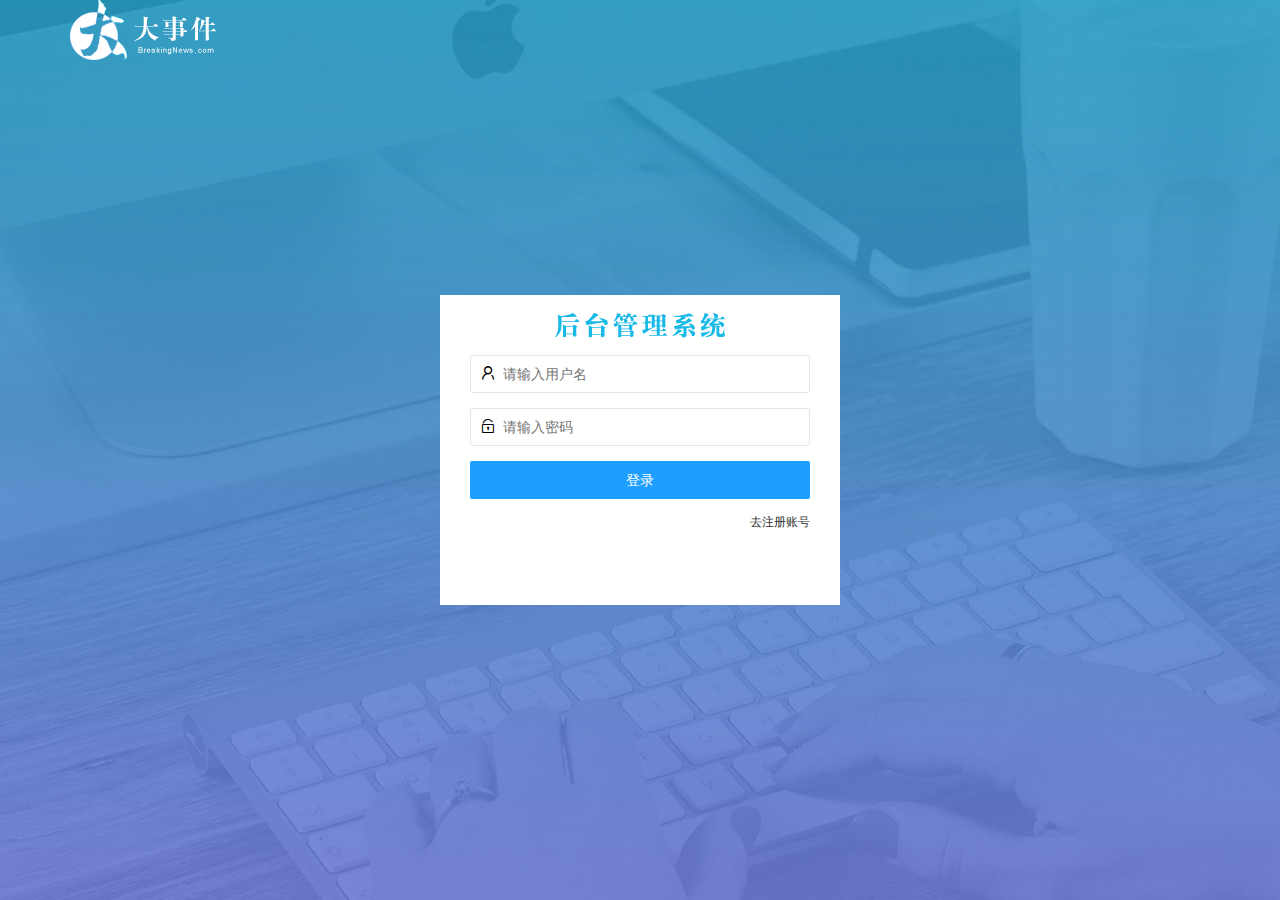
<file: day1/code/login.html>
<!DOCTYPE html>
<html lang="en">
<head>
    <meta charset="UTF-8">
    <meta http-equiv="X-UA-Compatible" content="IE=edge">
    <meta name="viewport" content="width=device-width, initial-scale=1.0">
    <title>大事件-登录/注册</title>
    <!-- 导入自己的样式表 -->
    <link rel="stylesheet" href="./assets/css/login.css">
    <!-- 导入layUI样式 -->
    <link rel="stylesheet" href="./assets/lib/layui/css/layui.css">
</head>
<body>
    <!-- 头部的Logo区域 -->
    <div class="layui-main">
        <img src="./assets/images/logo.png" alt="/">
    </div>

    <!-- 登录注册区域 -->
    <div class="loginAndRegBox">
        <div class="title-box"></div>
        <!-- 登录的div -->
        <div class="login-box">
            <!-- 登录的表单 -->
            <form class="layui-form" action="" id="form_login">
                <!-- 用户名 -->
                <div class="layui-form-item">
                    <i class="layui-icon layui-icon-username"></i>   
                    <input type="text" name="username" required  lay-verify="required" placeholder="请输入用户名" autocomplete="off" class="layui-input">
                </div>
                <!-- 密码 -->
                <div class="layui-form-item">
                    <i class="layui-icon layui-icon-password"></i>   
                    <input type="password" name="password" required  lay-verify="required|pwd" placeholder="请输入密码" autocomplete="off" class="layui-input">
                </div>
                <!-- 登录按钮 -->
                <div class="layui-form-item">
                    <!-- 注意:表单提交按钮和普通按钮的区别,就是lay-submit属性-->
                    <button class="layui-btn layui-btn-fluid layui-btn-normal" lay-submit>登录</button>
                </div>
                <div class="layui-form-item links">
                    <a href="javascript:;" id="link_reg">去注册账号</a>
                </div>
            </form>
        </div>
        <!-- 注册的div -->
        <div class="reg-box">
            <!-- 注册的表单 -->
            <form class="layui-form" id="form_reg">
                <!-- 用户名 -->
                <div class="layui-form-item">
                    <i class="layui-icon layui-icon-username"></i>   
                    <input type="text" name="username" required  lay-verify="required" placeholder="请输入用户名" autocomplete="off" class="layui-input">
                </div>
                <!-- 密码 -->
                <div class="layui-form-item">
                    <i class="layui-icon layui-icon-password"></i>   
                    <input type="password" name="password" required  lay-verify="required|pwd" placeholder="请输入密码" autocomplete="off" class="layui-input">
                </div>
                <!-- 确认密码 -->
                <div class="layui-form-item">
                    <i class="layui-icon layui-icon-password"></i>   
                    <input type="password" name="repassword" required  lay-verify="required|pwd|repwd" placeholder="再次确认密码" autocomplete="off" class="layui-input">
                </div>
                <!-- 注册按钮 -->
                <div class="layui-form-item">
                    <!-- 注意:表单提交按钮和普通按钮的区别,就是lay-submit属性-->
                    <button class="layui-btn layui-btn-fluid layui-btn-normal" lay-submit>注册</button>
                </div>
                <div class="layui-form-item links">
                    <a href="javascript:;" id="link_login">去登录</a>
                </div>
            </form>
        </div>
    </div>
    <!-- 导入Layui 的JS文件 -->
    <script src="/day1/code/assets/lib/layui/layui.all.js"></script>
    
    <!-- 导入Jquery -->
    <script src="/day1/code/assets/lib/jquery.js"></script>
    <!-- 导入自己封装的baseAPI.js -->
    <script src="/day1/code/assets/js/baseAPI.js"></script>
    <!-- 导入自己的JavaScript脚本 -->
    <script src="./assets/js/login.js"></script>

    
</body>
</html>
</file>
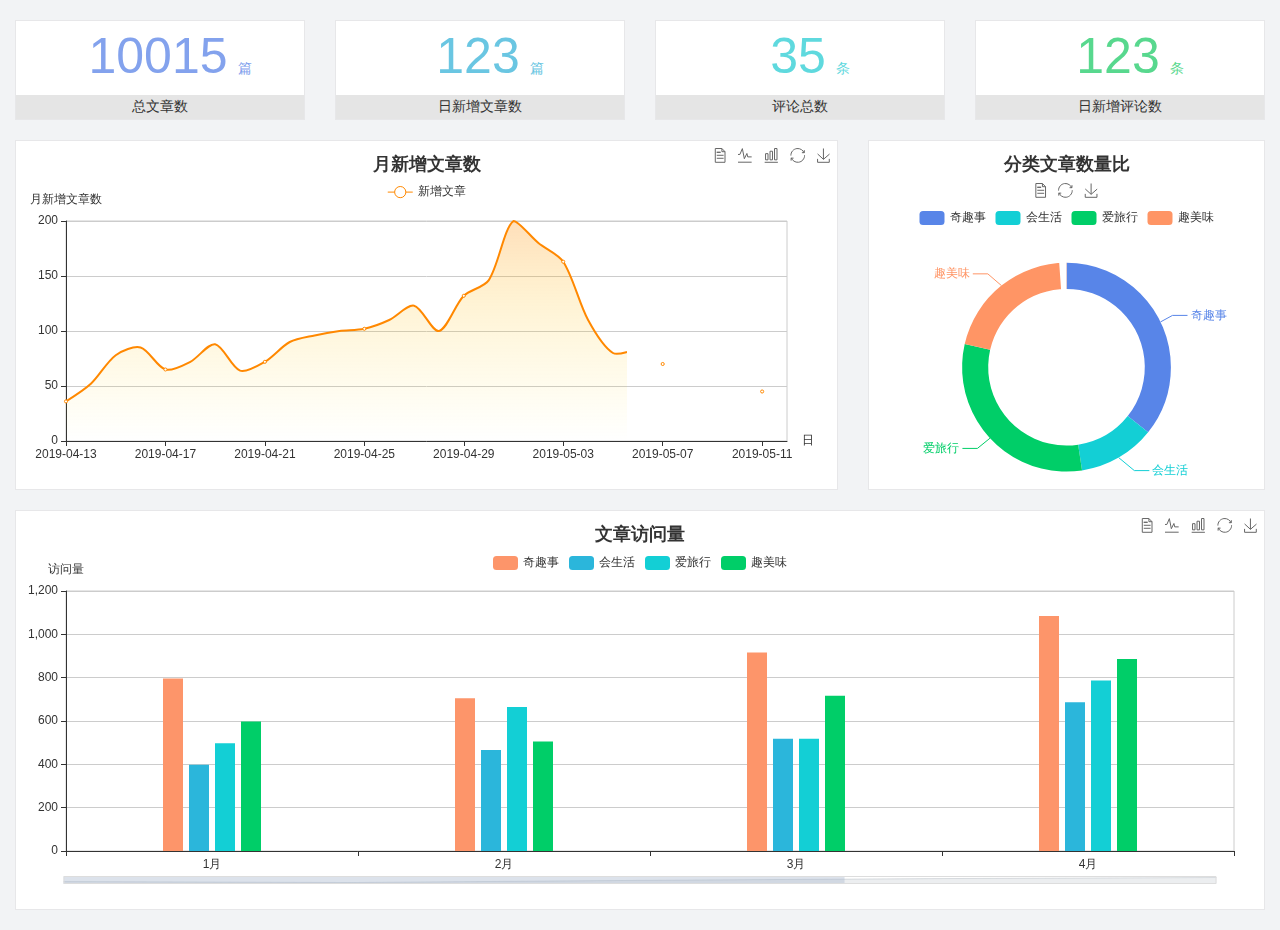
<file: day1/code/home/dashboard.html>
<!DOCTYPE html>
<html lang="en">

<head>
  <meta charset="UTF-8">
  <meta name="viewport" content="width=device-width, initial-scale=1.0">
  <meta http-equiv="X-UA-Compatible" content="ie=edge">
  <title>图表统计</title>
  <link rel="stylesheet" href="../assets/lib/bootstrap.css" />
  <link rel="stylesheet" href="../assets/lib/main.css" />
  <script src="../assets/lib/jquery.js"></script>
  <script type="text/javascript" src="../assets/lib/echarts.min.js"></script>
</head>

<body>
  <div class="container-fluid">
    <div class="row spannel_list">
      <div class="col-sm-3 col-xs-6">
        <div class="spannel">
          <em>10015</em><span>篇</span>
          <b>总文章数</b>
        </div>
      </div>
      <div class="col-sm-3 col-xs-6">
        <div class="spannel scolor01">
          <em>123</em><span>篇</span>
          <b>日新增文章数</b>
        </div>
      </div>
      <div class="col-sm-3 col-xs-6">
        <div class="spannel scolor02">
          <em>35</em><span>条</span>
          <b>评论总数</b>
        </div>
      </div>
      <div class="col-sm-3 col-xs-6">
        <div class="spannel scolor03">
          <em>123</em><span>条</span>
          <b>日新增评论数</b>
        </div>
      </div>
    </div>
  </div>

  <div class="container-fluid">
    <div class="row curve-pie">
      <div class="col-lg-8 col-md-8">
        <div class="gragh_pannel" id="curve_show"></div>
      </div>
      <div class="col-lg-4 col-md-4">
        <div class="gragh_pannel" id="pie_show"></div>
      </div>
    </div>
  </div>

  <div class="container-fluid">
    <div class="column_pannel" id="column_show"></div>
  </div>

  <script>
    var oChart = echarts.init(document.getElementById('curve_show'));
    var aList_all = [
      { 'count': 36, 'date': '2019-04-13' },
      { 'count': 52, 'date': '2019-04-14' },
      { 'count': 78, 'date': '2019-04-15' },
      { 'count': 85, 'date': '2019-04-16' },
      { 'count': 65, 'date': '2019-04-17' },
      { 'count': 72, 'date': '2019-04-18' },
      { 'count': 88, 'date': '2019-04-19' },
      { 'count': 64, 'date': '2019-04-20' },
      { 'count': 72, 'date': '2019-04-21' },
      { 'count': 90, 'date': '2019-04-22' },
      { 'count': 96, 'date': '2019-04-23' },
      { 'count': 100, 'date': '2019-04-24' },
      { 'count': 102, 'date': '2019-04-25' },
      { 'count': 110, 'date': '2019-04-26' },
      { 'count': 123, 'date': '2019-04-27' },
      { 'count': 100, 'date': '2019-04-28' },
      { 'count': 132, 'date': '2019-04-29' },
      { 'count': 146, 'date': '2019-04-30' },
      { 'count': 200, 'date': '2019-05-01' },
      { 'count': 180, 'date': '2019-05-02' },
      { 'count': 163, 'date': '2019-05-03' },
      { 'count': 110, 'date': '2019-05-04' },
      { 'count': 80, 'date': '2019-05-05' },
      { 'count': 82, 'date': '2019-05-06' },
      { 'count': 70, 'date': '2019-05-07' },
      { 'count': 65, 'date': '2019-05-08' },
      { 'count': 54, 'date': '2019-05-09' },
      { 'count': 40, 'date': '2019-05-10' },
      { 'count': 45, 'date': '2019-05-11' },
      { 'count': 38, 'date': '2019-05-12' },
    ];

    let aCount = [];
    let aDate = [];

    for (var i = 0; i < aList_all.length; i++) {
      aCount.push(aList_all[i].count);
      aDate.push(aList_all[i].date);
    }

    var chartopt = {
      title: {
        text: '月新增文章数',
        left: 'center',
        top: '10'
      },
      tooltip: {
        trigger: 'axis'
      },
      legend: {
        data: ['新增文章'],
        top: '40'
      },
      toolbox: {
        show: true,
        feature: {
          mark: { show: true },
          dataView: { show: true, readOnly: false },
          magicType: { show: true, type: ['line', 'bar'] },
          restore: { show: true },
          saveAsImage: { show: true }
        }
      },
      calculable: true,
      xAxis: [
        {
          name: '日',
          type: 'category',
          boundaryGap: false,
          data: aDate
        }
      ],
      yAxis: [
        {
          name: '月新增文章数',
          type: 'value'
        }
      ],
      series: [
        {
          name: '新增文章',
          type: 'line',
          smooth: true,
          itemStyle: { normal: { areaStyle: { type: 'default' }, color: '#f80' }, lineStyle: { color: '#f80' } },
          data: aCount
        }],
      areaStyle: {
        normal: {
          color: new echarts.graphic.LinearGradient(0, 0, 0, 1, [{
            offset: 0,
            color: 'rgba(255,136,0,0.39)'
          }, {
            offset: .34,
            color: 'rgba(255,180,0,0.25)'
          }, {
            offset: 1,
            color: 'rgba(255,222,0,0.00)'
          }])

        }
      },
      grid: {
        show: true,
        x: 50,
        x2: 50,
        y: 80,
        height: 220
      }
    };

    oChart.setOption(chartopt);


    var oPie = echarts.init(document.getElementById('pie_show'));
    var oPieopt =
    {
      title: {
        top: 10,
        text: '分类文章数量比',
        x: 'center'
      },
      tooltip: {
        trigger: 'item',
        formatter: "{a} <br/>{b} : {c} ({d}%)"
      },
      color: ['#5885e8', '#13cfd5', '#00ce68', '#ff9565'],
      legend: {
        x: 'center',
        top: 65,
        data: ['奇趣事', '会生活', '爱旅行', '趣美味']
      },
      toolbox: {
        show: true,
        x: 'center',
        top: 35,
        feature: {
          mark: { show: true },
          dataView: { show: true, readOnly: false },
          magicType: {
            show: true,
            type: ['pie', 'funnel'],
            option: {
              funnel: {
                x: '25%',
                width: '50%',
                funnelAlign: 'left',
                max: 1548
              }
            }
          },
          restore: { show: true },
          saveAsImage: { show: true }
        }
      },
      calculable: true,
      series: [
        {
          name: '访问来源',
          type: 'pie',
          radius: ['45%', '60%'],
          center: ['50%', '65%'],
          data: [
            { value: 300, name: '奇趣事' },
            { value: 100, name: '会生活' },
            { value: 260, name: '爱旅行' },
            { value: 180, name: '趣美味' }
          ]
        }
      ]
    };
    oPie.setOption(oPieopt);



    var oColumn = this.echarts.init(document.getElementById('column_show'));
    var oColumnopt =
    {
      title: {
        text: '文章访问量',
        left: 'center',
        top: '10'
      },
      tooltip: {
        trigger: 'axis'
      },
      legend: {
        data: ['奇趣事', '会生活', '爱旅行', '趣美味'],
        top: '40'
      },
      toolbox: {
        show: true,
        feature: {
          mark: { show: true },
          dataView: { show: true, readOnly: false },
          magicType: { show: true, type: ['line', 'bar'] },
          restore: { show: true },
          saveAsImage: { show: true }
        }
      },
      calculable: true,
      xAxis: [
        {
          type: 'category',
          data: ['1月', '2月', '3月', '4月', '5月']
        }
      ],
      yAxis: [
        {
          name: '访问量',
          type: 'value'
        }
      ],
      series: [
        {
          name: '奇趣事',
          type: 'bar',
          barWidth: 20,
          itemStyle: {
            normal: { areaStyle: { type: 'default' }, color: '#fd956a' }
          },
          data: [800, 708, 920, 1090, 1200]
        },
        {
          name: '会生活',
          type: 'bar',
          barWidth: 20,
          itemStyle: {
            normal: { areaStyle: { type: 'default' }, color: '#2bb6db' }
          },
          data: [400, 468, 520, 690, 800]
        },
        {
          name: '爱旅行',
          type: 'bar',
          barWidth: 20,
          itemStyle: {
            normal: { areaStyle: { type: 'default' }, color: '#13cfd5' }
          },
          data: [500, 668, 520, 790, 900]
        },
        {
          name: '趣美味',
          type: 'bar',
          barWidth: 20,
          itemStyle: {
            normal: { areaStyle: { type: 'default' }, color: '#00ce68' }
          },
          data: [600, 508, 720, 890, 1000]
        }
      ],
      grid: {
        show: true,
        x: 50,
        x2: 30,
        y: 80,
        height: 260
      },
      dataZoom: [//给x轴设置滚动条
        {
          start: 0,//默认为0
          end: 100 - 1000 / 31,//默认为100
          type: 'slider',
          show: true,
          xAxisIndex: [0],
          handleSize: 0,//滑动条的 左右2个滑动条的大小
          height: 8,//组件高度
          left: 45, //左边的距离
          right: 50,//右边的距离
          bottom: 26,//右边的距离
          handleColor: '#ddd',//h滑动图标的颜色
          handleStyle: {
            borderColor: "#cacaca",
            borderWidth: "1",
            shadowBlur: 2,
            background: "#ddd",
            shadowColor: "#ddd",
          }
        }]
    };
    oColumn.setOption(oColumnopt);
  </script>
</body>

</html>
</file>
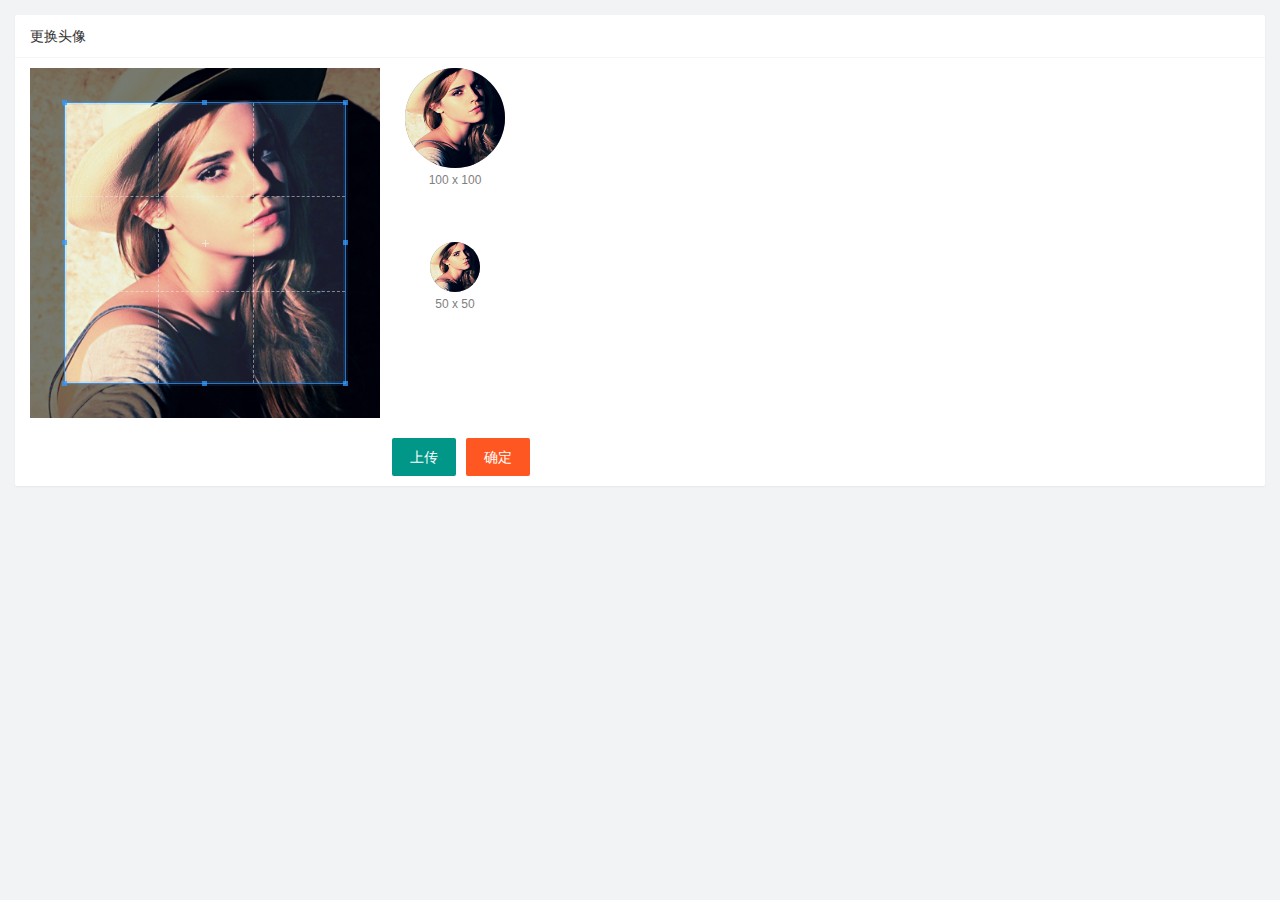
<file: day1/code/user/user_avatar.html>
<!DOCTYPE html>
<html lang="en">
<head>
    <meta charset="UTF-8">
    <meta http-equiv="X-UA-Compatible" content="IE=edge">
    <meta name="viewport" content="width=device-width, initial-scale=1.0">
    <title>Document</title>
    <link rel="stylesheet" href="/day1/code/assets/lib/layui/css/layui.css">
    <link rel="stylesheet" href="/day1/code/assets/css/user/user_avatar.css">
    <link rel="stylesheet" href="/day1/code/assets/lib/cropper/cropper.css" />

</head>
<body>
   <!-- 卡片区域 -->
   <div class="layui-card">
    <div class="layui-card-header">更换头像</div>
    <div class="layui-card-body">
       <!-- 第一行的图片裁剪和预览区域 -->
     <div class="row1">
        <!-- 图片裁剪区域 -->
        <div class="cropper-box">
          <!-- 这个 img 标签很重要，将来会把它初始化为裁剪区域 -->
          <img id="image" src="/day1/code/assets/images/sample.jpg" />
        </div>
        <!-- 图片的预览区域 -->
        <div class="preview-box">
          <div>
            <!-- 宽高为 100px 的预览区域 -->
            <div class="img-preview w100"></div>
            <p class="size">100 x 100</p>
          </div>
          <div>
            <!-- 宽高为 50px 的预览区域 -->
            <div class="img-preview w50"></div>
            <p class="size">50 x 50</p>
          </div>
        </div>
      </div>
    
      <!-- 第二行的按钮区域 -->
      <div class="row2">
          <!-- 通过accept属性,可以指定,允许用户选择什么类型的文件 -->
        <input type="file" id="file" accept="image/png,image/jpeg"/>
        <button type="button" class="layui-btn" id="btnChooseImage">上传</button>
        <button type="button" class="layui-btn layui-btn-danger" id="btnUpload">确定</button>
      </div>
    </div>
  </div>
  <script src="/day1/code/assets/lib/layui/layui.all.js"></script>
  <script src="/day1/code/assets/lib/jquery.js"></script>
  <script src="/day1/code/assets/lib/cropper/Cropper.js"></script>
  <script src="/day1/code/assets/lib/cropper/jquery-cropper.js"></script>
  <script src="/day1/code/assets/js/baseAPI.js"></script>
  <script src="/day1/code/assets/js/user/user_avater.js"></script>
</body>
</html>
</file>
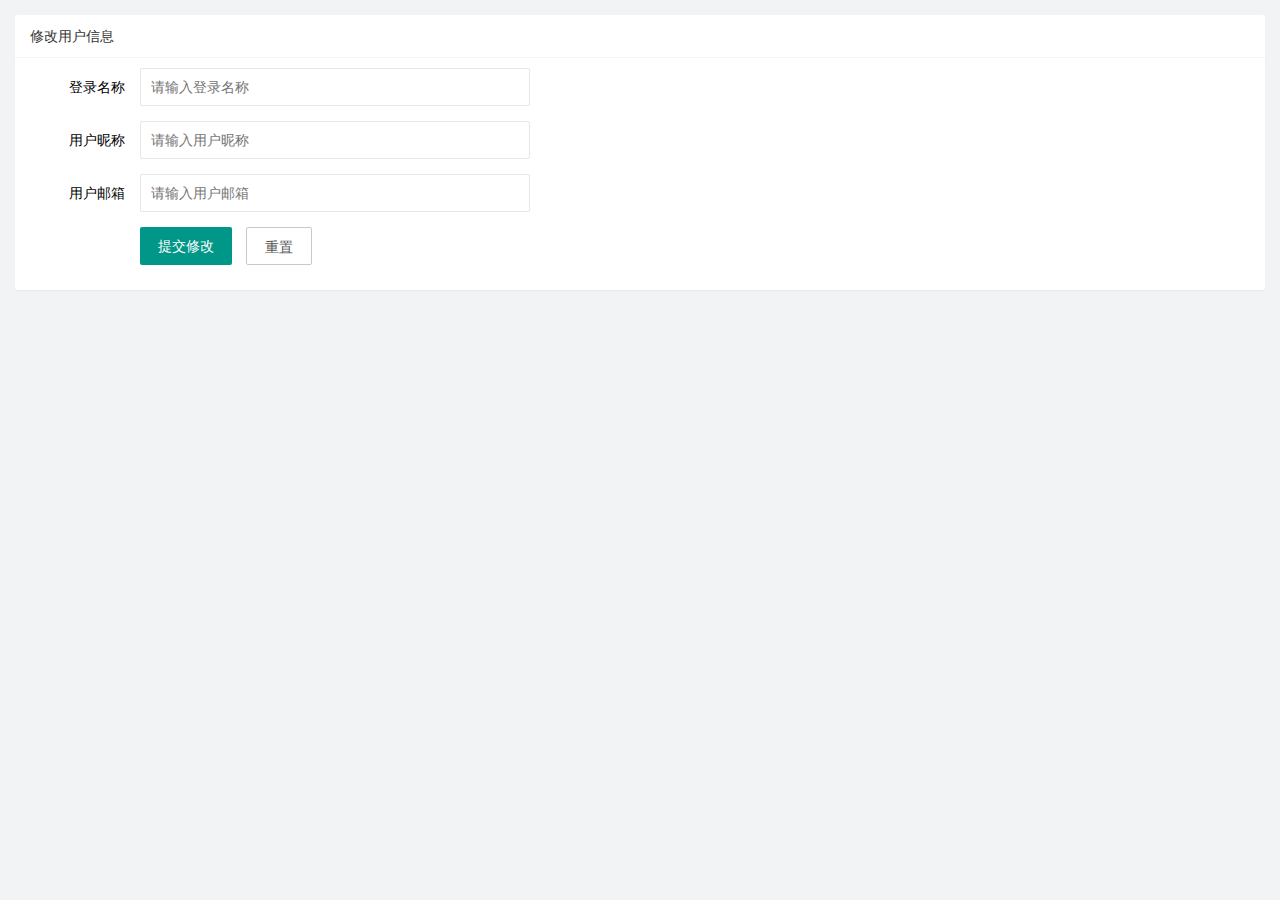
<file: day1/code/user/user_info.html>
<!DOCTYPE html>
<html lang="en">
<head>
    <meta charset="UTF-8">
    <meta http-equiv="X-UA-Compatible" content="IE=edge">
    <meta name="viewport" content="width=device-width, initial-scale=1.0">
    <title>Document</title>
    <!-- 导入layui的样式 -->
    <link rel="stylesheet" href="/day1/code/assets/lib/layui/css/layui.css">
    <!-- 导入自己的CSS样式 -->
    <link rel="stylesheet" href="/day1/code/assets/css/user/user_info.css">
    
</head>
<body>
    <!-- 卡片区域 -->
    <div class="layui-card">
        <div class="layui-card-header">修改用户信息</div>
        <div class="layui-card-body">
            <!-- form表单区域 -->
            <form class="layui-form" lay-filter="formUserInfo">
              <!-- 这是隐藏域 -->
              <input type="hidden" name="id">
                <div class="layui-form-item">
                  <label class="layui-form-label">登录名称</label>
                  <div class="layui-input-block">
                    <input type="text" name="username" required  lay-verify="required" placeholder="请输入登录名称" autocomplete="off" class="layui-input" readonly>
                  </div>
                </div>
                <div class="layui-form-item">
                    <label class="layui-form-label">用户昵称</label>
                    <div class="layui-input-block">
                      <input type="text" name="nickname" required  lay-verify="required|nickname" placeholder="请输入用户昵称" autocomplete="off" class="layui-input">
                    </div>
                  </div>
                  <div class="layui-form-item">
                    <label class="layui-form-label">用户邮箱</label>
                    <div class="layui-input-block">
                      <input type="text" name="email" required  lay-verify="required|email" placeholder="请输入用户邮箱" autocomplete="off" class="layui-input">
                    </div>
                  </div>
                  <div class="layui-form-item">
                    <div class="layui-input-block">
                      <button class="layui-btn" lay-submit lay-filter="formDemo">提交修改</button>
                      <button type="reset" class="layui-btn layui-btn-primary" id="btnReset">重置</button>
                    </div>
                  </div>
            </form>
        </div>
      </div>

      <!-- 导入layui 的 js -->
      <script src="/day1/code/assets/lib/layui/layui.all.js"></script>
      <!-- 导入jQuery -->
      <script src="/day1/code/assets/lib/jquery.js"></script>
      <!-- 导入BaseAPI -->
      <script src="/day1/code/assets/js/baseAPI.js"></script>
      <!-- 导入自己的js -->
      <script src="/day1/code/assets/js/user/user_info.js"></script>
</body>
</html>
</file>
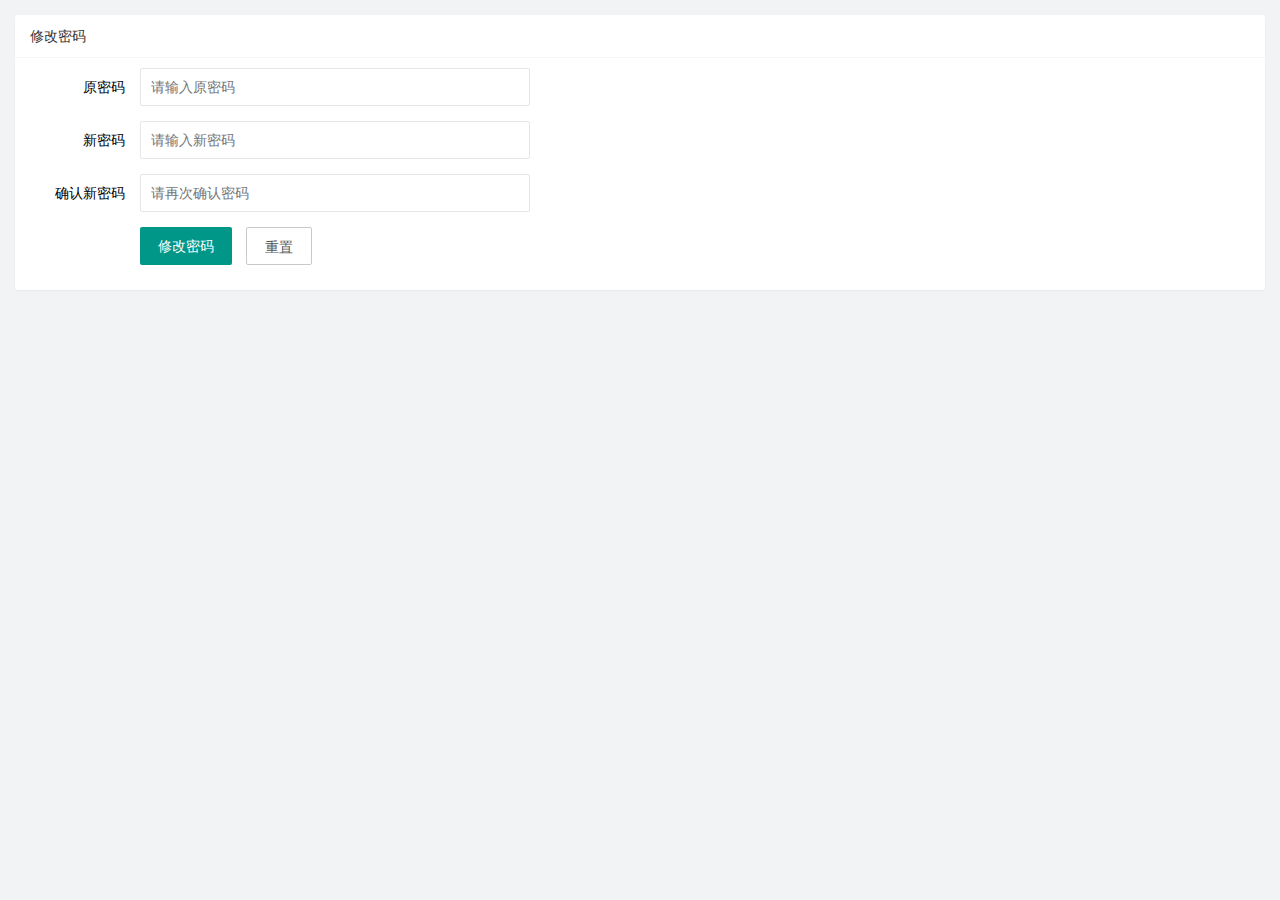
<file: day1/code/user/user_pwd.html>
<!DOCTYPE html>
<html lang="en">
<head>
    <meta charset="UTF-8">
    <meta http-equiv="X-UA-Compatible" content="IE=edge">
    <meta name="viewport" content="width=device-width, initial-scale=1.0">
    <title>Document</title>
    <link rel="stylesheet" href="/day1/code/assets/lib/layui/css/layui.css">
    <link rel="stylesheet" href="/day1/code/assets/css/user/user_pwd.css">
</head>
<body>
    <div class="layui-card">
        <div class="layui-card-header">修改密码</div>
        <div class="layui-card-body">
            <form class="layui-form" >
                <div class="layui-form-item">
                  <label class="layui-form-label">原密码</label>
                  <div class="layui-input-block">
                    <input type="password" name="oldPwd" required  lay-verify="required|pwd" placeholder="请输入原密码" autocomplete="off" class="layui-input">
                  </div>
                </div>
                <div class="layui-form-item">
                    <label class="layui-form-label">新密码</label>
                    <div class="layui-input-block">
                      <input type="password" name="newPwd" required  lay-verify="required|pwd|samePwd" placeholder="请输入新密码" autocomplete="off" class="layui-input">
                    </div>
                  </div>
                  <div class="layui-form-item">
                    <label class="layui-form-label">确认新密码</label>
                    <div class="layui-input-block">
                      <input type="password" name="repwd" required  lay-verify="required|pwd|rePwd" placeholder="请再次确认密码" autocomplete="off" class="layui-input">
                    </div>
                  </div>
                  <div class="layui-form-item">
                    <div class="layui-input-block">
                      <button class="layui-btn" lay-submit lay-filter="formDemo">修改密码</button>
                      <button type="reset" class="layui-btn layui-btn-primary">重置</button>
                    </div>
                  </div>
            </form>
        </div>
      </div>

      <!-- 导入layui的js -->
      <script src="/day1/code/assets/lib/layui/layui.all.js"></script>
      <!-- 导入jQuery -->
      <script src="/day1/code/assets/lib/jquery.js"></script>
      <!-- 导入baseAPI -->
      <script src="/day1/code/assets/js/baseAPI.js"></script>
      <!-- 导入自己的js -->
      <script src="/day1/code/assets/js/user/user_pwd.js"></script>
</body>
</html>
</file>
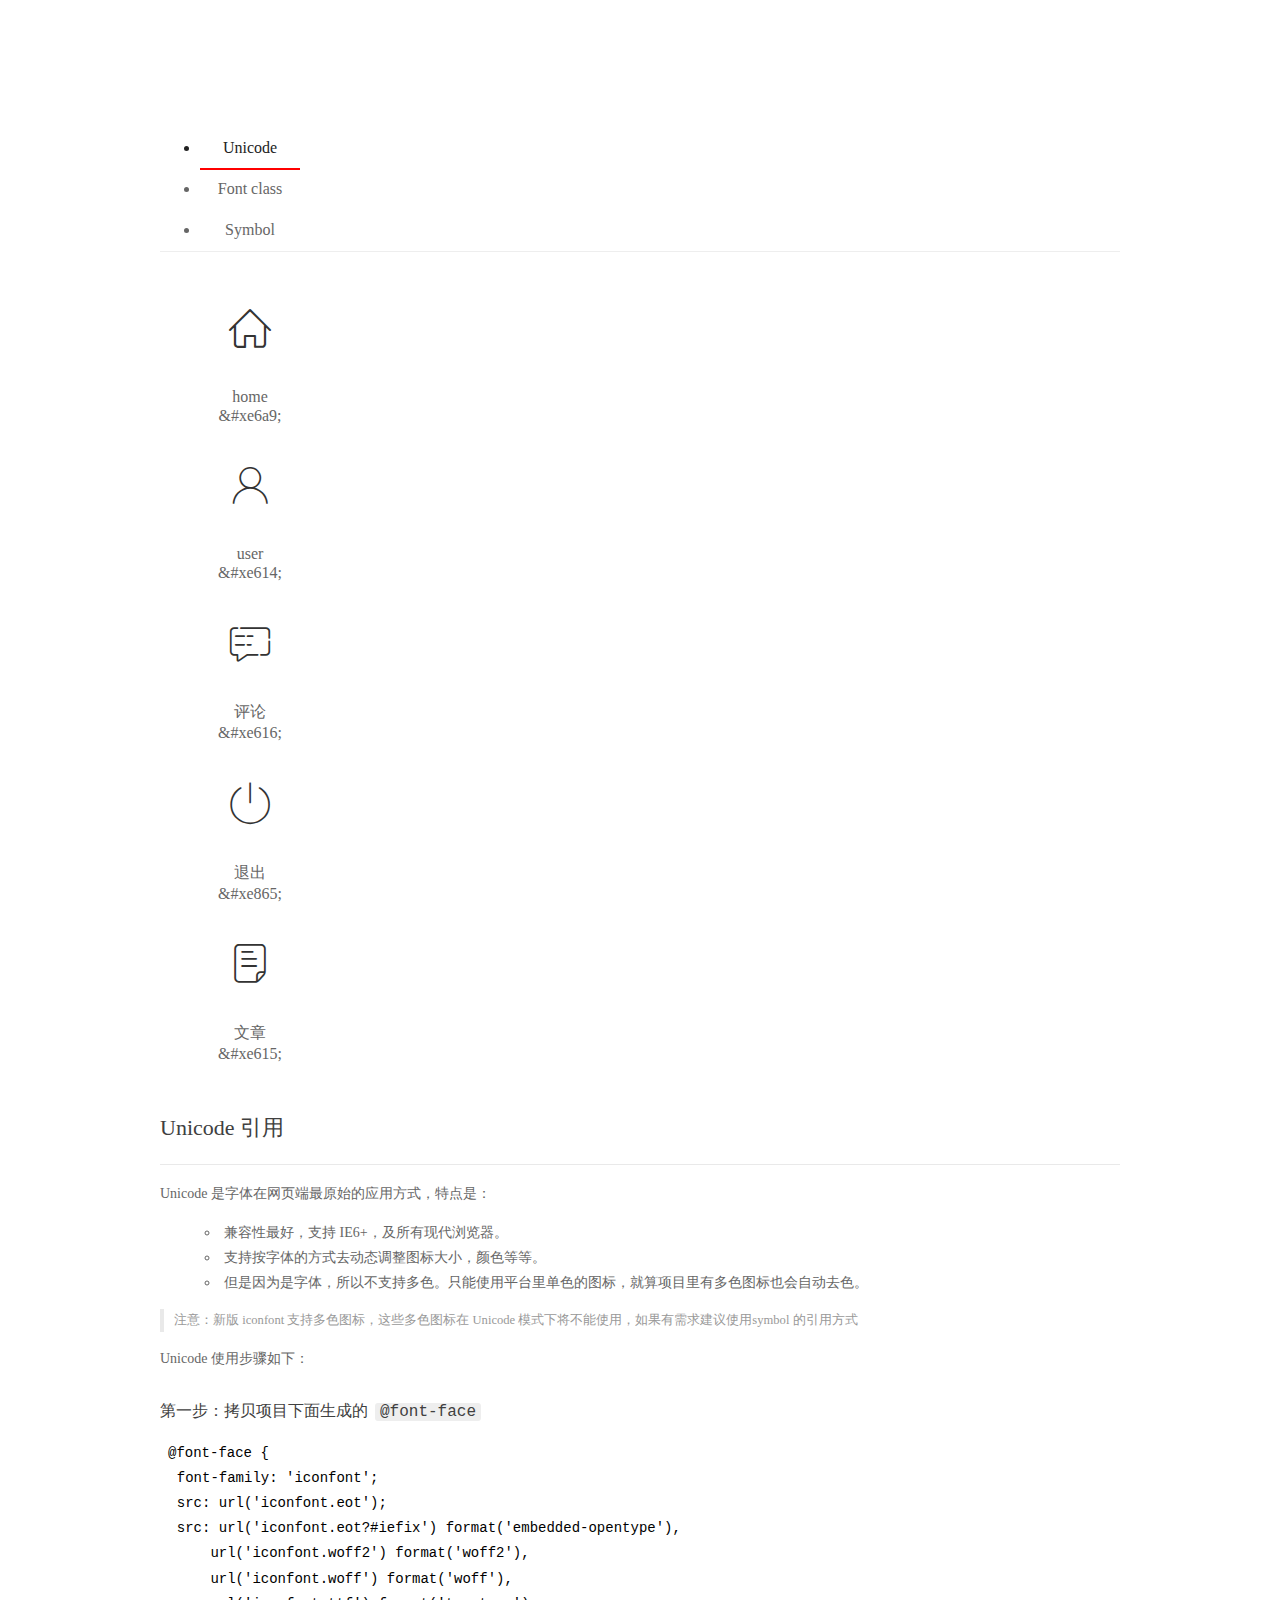
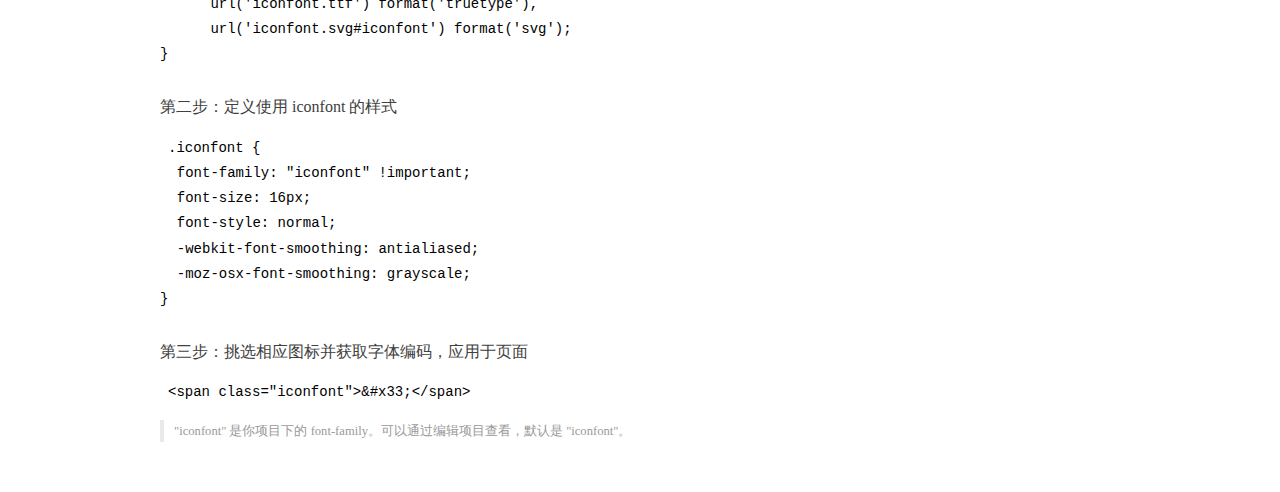
<file: day1/code/assets/fonts/demo_index.html>
<!DOCTYPE html>
<html>
<head>
  <meta charset="utf-8"/>
  <title>IconFont Demo</title>
  <link rel="shortcut icon" href="https://gtms04.alicdn.com/tps/i4/TB1_oz6GVXXXXaFXpXXJDFnIXXX-64-64.ico" type="image/x-icon"/>
  <link rel="stylesheet" href="https://g.alicdn.com/thx/cube/1.3.2/cube.min.css">
  <link rel="stylesheet" href="demo.css">
  <link rel="stylesheet" href="iconfont.css">
  <script src="iconfont.js"></script>
  <!-- jQuery -->
  <script src="https://a1.alicdn.com/oss/uploads/2018/12/26/7bfddb60-08e8-11e9-9b04-53e73bb6408b.js"></script>
  <!-- 代码高亮 -->
  <script src="https://a1.alicdn.com/oss/uploads/2018/12/26/a3f714d0-08e6-11e9-8a15-ebf944d7534c.js"></script>
</head>
<body>
  <div class="main">
    <h1 class="logo"><a href="https://www.iconfont.cn/" title="iconfont 首页" target="_blank">&#xe86b;</a></h1>
    <div class="nav-tabs">
      <ul id="tabs" class="dib-box">
        <li class="dib active"><span>Unicode</span></li>
        <li class="dib"><span>Font class</span></li>
        <li class="dib"><span>Symbol</span></li>
      </ul>
      
    </div>
    <div class="tab-container">
      <div class="content unicode" style="display: block;">
          <ul class="icon_lists dib-box">
          
            <li class="dib">
              <span class="icon iconfont">&#xe6a9;</span>
                <div class="name">home</div>
                <div class="code-name">&amp;#xe6a9;</div>
              </li>
          
            <li class="dib">
              <span class="icon iconfont">&#xe614;</span>
                <div class="name">user</div>
                <div class="code-name">&amp;#xe614;</div>
              </li>
          
            <li class="dib">
              <span class="icon iconfont">&#xe616;</span>
                <div class="name">评论</div>
                <div class="code-name">&amp;#xe616;</div>
              </li>
          
            <li class="dib">
              <span class="icon iconfont">&#xe865;</span>
                <div class="name">退出</div>
                <div class="code-name">&amp;#xe865;</div>
              </li>
          
            <li class="dib">
              <span class="icon iconfont">&#xe615;</span>
                <div class="name">文章</div>
                <div class="code-name">&amp;#xe615;</div>
              </li>
          
          </ul>
          <div class="article markdown">
          <h2 id="unicode-">Unicode 引用</h2>
          <hr>

          <p>Unicode 是字体在网页端最原始的应用方式，特点是：</p>
          <ul>
            <li>兼容性最好，支持 IE6+，及所有现代浏览器。</li>
            <li>支持按字体的方式去动态调整图标大小，颜色等等。</li>
            <li>但是因为是字体，所以不支持多色。只能使用平台里单色的图标，就算项目里有多色图标也会自动去色。</li>
          </ul>
          <blockquote>
            <p>注意：新版 iconfont 支持多色图标，这些多色图标在 Unicode 模式下将不能使用，如果有需求建议使用symbol 的引用方式</p>
          </blockquote>
          <p>Unicode 使用步骤如下：</p>
          <h3 id="-font-face">第一步：拷贝项目下面生成的 <code>@font-face</code></h3>
<pre><code class="language-css"
>@font-face {
  font-family: 'iconfont';
  src: url('iconfont.eot');
  src: url('iconfont.eot?#iefix') format('embedded-opentype'),
      url('iconfont.woff2') format('woff2'),
      url('iconfont.woff') format('woff'),
      url('iconfont.ttf') format('truetype'),
      url('iconfont.svg#iconfont') format('svg');
}
</code></pre>
          <h3 id="-iconfont-">第二步：定义使用 iconfont 的样式</h3>
<pre><code class="language-css"
>.iconfont {
  font-family: "iconfont" !important;
  font-size: 16px;
  font-style: normal;
  -webkit-font-smoothing: antialiased;
  -moz-osx-font-smoothing: grayscale;
}
</code></pre>
          <h3 id="-">第三步：挑选相应图标并获取字体编码，应用于页面</h3>
<pre>
<code class="language-html"
>&lt;span class="iconfont"&gt;&amp;#x33;&lt;/span&gt;
</code></pre>
          <blockquote>
            <p>"iconfont" 是你项目下的 font-family。可以通过编辑项目查看，默认是 "iconfont"。</p>
          </blockquote>
          </div>
      </div>
      <div class="content font-class">
        <ul class="icon_lists dib-box">
          
          <li class="dib">
            <span class="icon iconfont icon-home"></span>
            <div class="name">
              home
            </div>
            <div class="code-name">.icon-home
            </div>
          </li>
          
          <li class="dib">
            <span class="icon iconfont icon-user"></span>
            <div class="name">
              user
            </div>
            <div class="code-name">.icon-user
            </div>
          </li>
          
          <li class="dib">
            <span class="icon iconfont icon-pinglun"></span>
            <div class="name">
              评论
            </div>
            <div class="code-name">.icon-pinglun
            </div>
          </li>
          
          <li class="dib">
            <span class="icon iconfont icon-tuichu"></span>
            <div class="name">
              退出
            </div>
            <div class="code-name">.icon-tuichu
            </div>
          </li>
          
          <li class="dib">
            <span class="icon iconfont icon-16"></span>
            <div class="name">
              文章
            </div>
            <div class="code-name">.icon-16
            </div>
          </li>
          
        </ul>
        <div class="article markdown">
        <h2 id="font-class-">font-class 引用</h2>
        <hr>

        <p>font-class 是 Unicode 使用方式的一种变种，主要是解决 Unicode 书写不直观，语意不明确的问题。</p>
        <p>与 Unicode 使用方式相比，具有如下特点：</p>
        <ul>
          <li>兼容性良好，支持 IE8+，及所有现代浏览器。</li>
          <li>相比于 Unicode 语意明确，书写更直观。可以很容易分辨这个 icon 是什么。</li>
          <li>因为使用 class 来定义图标，所以当要替换图标时，只需要修改 class 里面的 Unicode 引用。</li>
          <li>不过因为本质上还是使用的字体，所以多色图标还是不支持的。</li>
        </ul>
        <p>使用步骤如下：</p>
        <h3 id="-fontclass-">第一步：引入项目下面生成的 fontclass 代码：</h3>
<pre><code class="language-html">&lt;link rel="stylesheet" href="./iconfont.css"&gt;
</code></pre>
        <h3 id="-">第二步：挑选相应图标并获取类名，应用于页面：</h3>
<pre><code class="language-html">&lt;span class="iconfont icon-xxx"&gt;&lt;/span&gt;
</code></pre>
        <blockquote>
          <p>"
            iconfont" 是你项目下的 font-family。可以通过编辑项目查看，默认是 "iconfont"。</p>
        </blockquote>
      </div>
      </div>
      <div class="content symbol">
          <ul class="icon_lists dib-box">
          
            <li class="dib">
                <svg class="icon svg-icon" aria-hidden="true">
                  <use xlink:href="#icon-home"></use>
                </svg>
                <div class="name">home</div>
                <div class="code-name">#icon-home</div>
            </li>
          
            <li class="dib">
                <svg class="icon svg-icon" aria-hidden="true">
                  <use xlink:href="#icon-user"></use>
                </svg>
                <div class="name">user</div>
                <div class="code-name">#icon-user</div>
            </li>
          
            <li class="dib">
                <svg class="icon svg-icon" aria-hidden="true">
                  <use xlink:href="#icon-pinglun"></use>
                </svg>
                <div class="name">评论</div>
                <div class="code-name">#icon-pinglun</div>
            </li>
          
            <li class="dib">
                <svg class="icon svg-icon" aria-hidden="true">
                  <use xlink:href="#icon-tuichu"></use>
                </svg>
                <div class="name">退出</div>
                <div class="code-name">#icon-tuichu</div>
            </li>
          
            <li class="dib">
                <svg class="icon svg-icon" aria-hidden="true">
                  <use xlink:href="#icon-16"></use>
                </svg>
                <div class="name">文章</div>
                <div class="code-name">#icon-16</div>
            </li>
          
          </ul>
          <div class="article markdown">
          <h2 id="symbol-">Symbol 引用</h2>
          <hr>

          <p>这是一种全新的使用方式，应该说这才是未来的主流，也是平台目前推荐的用法。相关介绍可以参考这篇<a href="">文章</a>
            这种用法其实是做了一个 SVG 的集合，与另外两种相比具有如下特点：</p>
          <ul>
            <li>支持多色图标了，不再受单色限制。</li>
            <li>通过一些技巧，支持像字体那样，通过 <code>font-size</code>, <code>color</code> 来调整样式。</li>
            <li>兼容性较差，支持 IE9+，及现代浏览器。</li>
            <li>浏览器渲染 SVG 的性能一般，还不如 png。</li>
          </ul>
          <p>使用步骤如下：</p>
          <h3 id="-symbol-">第一步：引入项目下面生成的 symbol 代码：</h3>
<pre><code class="language-html">&lt;script src="./iconfont.js"&gt;&lt;/script&gt;
</code></pre>
          <h3 id="-css-">第二步：加入通用 CSS 代码（引入一次就行）：</h3>
<pre><code class="language-html">&lt;style&gt;
.icon {
  width: 1em;
  height: 1em;
  vertical-align: -0.15em;
  fill: currentColor;
  overflow: hidden;
}
&lt;/style&gt;
</code></pre>
          <h3 id="-">第三步：挑选相应图标并获取类名，应用于页面：</h3>
<pre><code class="language-html">&lt;svg class="icon" aria-hidden="true"&gt;
  &lt;use xlink:href="#icon-xxx"&gt;&lt;/use&gt;
&lt;/svg&gt;
</code></pre>
          </div>
      </div>

    </div>
  </div>
  <script>
  $(document).ready(function () {
      $('.tab-container .content:first').show()

      $('#tabs li').click(function (e) {
        var tabContent = $('.tab-container .content')
        var index = $(this).index()

        if ($(this).hasClass('active')) {
          return
        } else {
          $('#tabs li').removeClass('active')
          $(this).addClass('active')

          tabContent.hide().eq(index).fadeIn()
        }
      })
    })
  </script>
</body>
</html>
</file>
<file: day1/code/assets/css/login.css>
html,
body {
    margin:0;
    padding:0;
    height: 100%;
    width: 100%;
    background: url(/day1/code/assets/images/login_bg.jpg) no-repeat center;
    background-size: cover; /* background-size：cover;---把背景图片放大到适合元素容器的尺寸 */
}

.loginAndRegBox {
    width: 400px;
    height: 310px;
    background-color: #fff;
    position: absolute;
    left: 50%;
    top: 50%;
    transform: translate(-50%, -50%);
}

.title-box {
    height: 60px;
    background: url(/day1/code/assets/images/login_title.png) no-repeat center;
}

.reg-box {
    display: none;
}

.layui-form {
    padding: 0 30px;
}
.links {
    display: flex;
    justify-content: flex-end;
}
.links a{
    font-size: 12px;
}
.layui-form-item {
    position: relative;
}
.layui-icon {
    position: absolute;
    left: 10px;
    top: 10px;
}

.layui-form-item .layui-input {
    padding-left: 32px;
}
</file>
<file: day1/code/assets/lib/layui/css/layui.css>
/** layui-v2.5.5 MIT License By https://www.layui.com */
 .layui-inline,img{display:inline-block;vertical-align:middle}h1,h2,h3,h4,h5,h6{font-weight:400}.layui-edge,.layui-header,.layui-inline,.layui-main{position:relative}.layui-body,.layui-edge,.layui-elip{overflow:hidden}.layui-btn,.layui-edge,.layui-inline,img{vertical-align:middle}.layui-btn,.layui-disabled,.layui-icon,.layui-unselect{-moz-user-select:none;-webkit-user-select:none;-ms-user-select:none}.layui-elip,.layui-form-checkbox span,.layui-form-pane .layui-form-label{text-overflow:ellipsis;white-space:nowrap}.layui-breadcrumb,.layui-tree-btnGroup{visibility:hidden}blockquote,body,button,dd,div,dl,dt,form,h1,h2,h3,h4,h5,h6,input,li,ol,p,pre,td,textarea,th,ul{margin:0;padding:0;-webkit-tap-highlight-color:rgba(0,0,0,0)}a:active,a:hover{outline:0}img{border:none}li{list-style:none}table{border-collapse:collapse;border-spacing:0}h4,h5,h6{font-size:100%}button,input,optgroup,option,select,textarea{font-family:inherit;font-size:inherit;font-style:inherit;font-weight:inherit;outline:0}pre{white-space:pre-wrap;white-space:-moz-pre-wrap;white-space:-pre-wrap;white-space:-o-pre-wrap;word-wrap:break-word}body{line-height:24px;font:14px Helvetica Neue,Helvetica,PingFang SC,Tahoma,Arial,sans-serif}hr{height:1px;margin:10px 0;border:0;clear:both}a{color:#333;text-decoration:none}a:hover{color:#777}a cite{font-style:normal;*cursor:pointer}.layui-border-box,.layui-border-box *{box-sizing:border-box}.layui-box,.layui-box *{box-sizing:content-box}.layui-clear{clear:both;*zoom:1}.layui-clear:after{content:'\20';clear:both;*zoom:1;display:block;height:0}.layui-inline{*display:inline;*zoom:1}.layui-edge{display:inline-block;width:0;height:0;border-width:6px;border-style:dashed;border-color:transparent}.layui-edge-top{top:-4px;border-bottom-color:#999;border-bottom-style:solid}.layui-edge-right{border-left-color:#999;border-left-style:solid}.layui-edge-bottom{top:2px;border-top-color:#999;border-top-style:solid}.layui-edge-left{border-right-color:#999;border-right-style:solid}.layui-disabled,.layui-disabled:hover{color:#d2d2d2!important;cursor:not-allowed!important}.layui-circle{border-radius:100%}.layui-show{display:block!important}.layui-hide{display:none!important}@font-face{font-family:layui-icon;src:url(../font/iconfont.eot?v=250);src:url(../font/iconfont.eot?v=250#iefix) format('embedded-opentype'),url(../font/iconfont.woff2?v=250) format('woff2'),url(../font/iconfont.woff?v=250) format('woff'),url(../font/iconfont.ttf?v=250) format('truetype'),url(../font/iconfont.svg?v=250#layui-icon) format('svg')}.layui-icon{font-family:layui-icon!important;font-size:16px;font-style:normal;-webkit-font-smoothing:antialiased;-moz-osx-font-smoothing:grayscale}.layui-icon-reply-fill:before{content:"\e611"}.layui-icon-set-fill:before{content:"\e614"}.layui-icon-menu-fill:before{content:"\e60f"}.layui-icon-search:before{content:"\e615"}.layui-icon-share:before{content:"\e641"}.layui-icon-set-sm:before{content:"\e620"}.layui-icon-engine:before{content:"\e628"}.layui-icon-close:before{content:"\1006"}.layui-icon-close-fill:before{content:"\1007"}.layui-icon-chart-screen:before{content:"\e629"}.layui-icon-star:before{content:"\e600"}.layui-icon-circle-dot:before{content:"\e617"}.layui-icon-chat:before{content:"\e606"}.layui-icon-release:before{content:"\e609"}.layui-icon-list:before{content:"\e60a"}.layui-icon-chart:before{content:"\e62c"}.layui-icon-ok-circle:before{content:"\1005"}.layui-icon-layim-theme:before{content:"\e61b"}.layui-icon-table:before{content:"\e62d"}.layui-icon-right:before{content:"\e602"}.layui-icon-left:before{content:"\e603"}.layui-icon-cart-simple:before{content:"\e698"}.layui-icon-face-cry:before{content:"\e69c"}.layui-icon-face-smile:before{content:"\e6af"}.layui-icon-survey:before{content:"\e6b2"}.layui-icon-tree:before{content:"\e62e"}.layui-icon-upload-circle:before{content:"\e62f"}.layui-icon-add-circle:before{content:"\e61f"}.layui-icon-download-circle:before{content:"\e601"}.layui-icon-templeate-1:before{content:"\e630"}.layui-icon-util:before{content:"\e631"}.layui-icon-face-surprised:before{content:"\e664"}.layui-icon-edit:before{content:"\e642"}.layui-icon-speaker:before{content:"\e645"}.layui-icon-down:before{content:"\e61a"}.layui-icon-file:before{content:"\e621"}.layui-icon-layouts:before{content:"\e632"}.layui-icon-rate-half:before{content:"\e6c9"}.layui-icon-add-circle-fine:before{content:"\e608"}.layui-icon-prev-circle:before{content:"\e633"}.layui-icon-read:before{content:"\e705"}.layui-icon-404:before{content:"\e61c"}.layui-icon-carousel:before{content:"\e634"}.layui-icon-help:before{content:"\e607"}.layui-icon-code-circle:before{content:"\e635"}.layui-icon-water:before{content:"\e636"}.layui-icon-username:before{content:"\e66f"}.layui-icon-find-fill:before{content:"\e670"}.layui-icon-about:before{content:"\e60b"}.layui-icon-location:before{content:"\e715"}.layui-icon-up:before{content:"\e619"}.layui-icon-pause:before{content:"\e651"}.layui-icon-date:before{content:"\e637"}.layui-icon-layim-uploadfile:before{content:"\e61d"}.layui-icon-delete:before{content:"\e640"}.layui-icon-play:before{content:"\e652"}.layui-icon-top:before{content:"\e604"}.layui-icon-friends:before{content:"\e612"}.layui-icon-refresh-3:before{content:"\e9aa"}.layui-icon-ok:before{content:"\e605"}.layui-icon-layer:before{content:"\e638"}.layui-icon-face-smile-fine:before{content:"\e60c"}.layui-icon-dollar:before{content:"\e659"}.layui-icon-group:before{content:"\e613"}.layui-icon-layim-download:before{content:"\e61e"}.layui-icon-picture-fine:before{content:"\e60d"}.layui-icon-link:before{content:"\e64c"}.layui-icon-diamond:before{content:"\e735"}.layui-icon-log:before{content:"\e60e"}.layui-icon-rate-solid:before{content:"\e67a"}.layui-icon-fonts-del:before{content:"\e64f"}.layui-icon-unlink:before{content:"\e64d"}.layui-icon-fonts-clear:before{content:"\e639"}.layui-icon-triangle-r:before{content:"\e623"}.layui-icon-circle:before{content:"\e63f"}.layui-icon-radio:before{content:"\e643"}.layui-icon-align-center:before{content:"\e647"}.layui-icon-align-right:before{content:"\e648"}.layui-icon-align-left:before{content:"\e649"}.layui-icon-loading-1:before{content:"\e63e"}.layui-icon-return:before{content:"\e65c"}.layui-icon-fonts-strong:before{content:"\e62b"}.layui-icon-upload:before{content:"\e67c"}.layui-icon-dialogue:before{content:"\e63a"}.layui-icon-video:before{content:"\e6ed"}.layui-icon-headset:before{content:"\e6fc"}.layui-icon-cellphone-fine:before{content:"\e63b"}.layui-icon-add-1:before{content:"\e654"}.layui-icon-face-smile-b:before{content:"\e650"}.layui-icon-fonts-html:before{content:"\e64b"}.layui-icon-form:before{content:"\e63c"}.layui-icon-cart:before{content:"\e657"}.layui-icon-camera-fill:before{content:"\e65d"}.layui-icon-tabs:before{content:"\e62a"}.layui-icon-fonts-code:before{content:"\e64e"}.layui-icon-fire:before{content:"\e756"}.layui-icon-set:before{content:"\e716"}.layui-icon-fonts-u:before{content:"\e646"}.layui-icon-triangle-d:before{content:"\e625"}.layui-icon-tips:before{content:"\e702"}.layui-icon-picture:before{content:"\e64a"}.layui-icon-more-vertical:before{content:"\e671"}.layui-icon-flag:before{content:"\e66c"}.layui-icon-loading:before{content:"\e63d"}.layui-icon-fonts-i:before{content:"\e644"}.layui-icon-refresh-1:before{content:"\e666"}.layui-icon-rmb:before{content:"\e65e"}.layui-icon-home:before{content:"\e68e"}.layui-icon-user:before{content:"\e770"}.layui-icon-notice:before{content:"\e667"}.layui-icon-login-weibo:before{content:"\e675"}.layui-icon-voice:before{content:"\e688"}.layui-icon-upload-drag:before{content:"\e681"}.layui-icon-login-qq:before{content:"\e676"}.layui-icon-snowflake:before{content:"\e6b1"}.layui-icon-file-b:before{content:"\e655"}.layui-icon-template:before{content:"\e663"}.layui-icon-auz:before{content:"\e672"}.layui-icon-console:before{content:"\e665"}.layui-icon-app:before{content:"\e653"}.layui-icon-prev:before{content:"\e65a"}.layui-icon-website:before{content:"\e7ae"}.layui-icon-next:before{content:"\e65b"}.layui-icon-component:before{content:"\e857"}.layui-icon-more:before{content:"\e65f"}.layui-icon-login-wechat:before{content:"\e677"}.layui-icon-shrink-right:before{content:"\e668"}.layui-icon-spread-left:before{content:"\e66b"}.layui-icon-camera:before{content:"\e660"}.layui-icon-note:before{content:"\e66e"}.layui-icon-refresh:before{content:"\e669"}.layui-icon-female:before{content:"\e661"}.layui-icon-male:before{content:"\e662"}.layui-icon-password:before{content:"\e673"}.layui-icon-senior:before{content:"\e674"}.layui-icon-theme:before{content:"\e66a"}.layui-icon-tread:before{content:"\e6c5"}.layui-icon-praise:before{content:"\e6c6"}.layui-icon-star-fill:before{content:"\e658"}.layui-icon-rate:before{content:"\e67b"}.layui-icon-template-1:before{content:"\e656"}.layui-icon-vercode:before{content:"\e679"}.layui-icon-cellphone:before{content:"\e678"}.layui-icon-screen-full:before{content:"\e622"}.layui-icon-screen-restore:before{content:"\e758"}.layui-icon-cols:before{content:"\e610"}.layui-icon-export:before{content:"\e67d"}.layui-icon-print:before{content:"\e66d"}.layui-icon-slider:before{content:"\e714"}.layui-icon-addition:before{content:"\e624"}.layui-icon-subtraction:before{content:"\e67e"}.layui-icon-service:before{content:"\e626"}.layui-icon-transfer:before{content:"\e691"}.layui-main{width:1140px;margin:0 auto}.layui-header{z-index:1000;height:60px}.layui-header a:hover{transition:all .5s;-webkit-transition:all .5s}.layui-side{position:fixed;left:0;top:0;bottom:0;z-index:999;width:200px;overflow-x:hidden}.layui-side-scroll{position:relative;width:220px;height:100%;overflow-x:hidden}.layui-body{position:absolute;left:200px;right:0;top:0;bottom:0;z-index:998;width:auto;overflow-y:auto;box-sizing:border-box}.layui-layout-body{overflow:hidden}.layui-layout-admin .layui-header{background-color:#23262E}.layui-layout-admin .layui-side{top:60px;width:200px;overflow-x:hidden}.layui-layout-admin .layui-body{position:fixed;top:60px;bottom:44px}.layui-layout-admin .layui-main{width:auto;margin:0 15px}.layui-layout-admin .layui-footer{position:fixed;left:200px;right:0;bottom:0;height:44px;line-height:44px;padding:0 15px;background-color:#eee}.layui-layout-admin .layui-logo{position:absolute;left:0;top:0;width:200px;height:100%;line-height:60px;text-align:center;color:#009688;font-size:16px}.layui-layout-admin .layui-header .layui-nav{background:0 0}.layui-layout-left{position:absolute!important;left:200px;top:0}.layui-layout-right{position:absolute!important;right:0;top:0}.layui-container{position:relative;margin:0 auto;padding:0 15px;box-sizing:border-box}.layui-fluid{position:relative;margin:0 auto;padding:0 15px}.layui-row:after,.layui-row:before{content:'';display:block;clear:both}.layui-col-lg1,.layui-col-lg10,.layui-col-lg11,.layui-col-lg12,.layui-col-lg2,.layui-col-lg3,.layui-col-lg4,.layui-col-lg5,.layui-col-lg6,.layui-col-lg7,.layui-col-lg8,.layui-col-lg9,.layui-col-md1,.layui-col-md10,.layui-col-md11,.layui-col-md12,.layui-col-md2,.layui-col-md3,.layui-col-md4,.layui-col-md5,.layui-col-md6,.layui-col-md7,.layui-col-md8,.layui-col-md9,.layui-col-sm1,.layui-col-sm10,.layui-col-sm11,.layui-col-sm12,.layui-col-sm2,.layui-col-sm3,.layui-col-sm4,.layui-col-sm5,.layui-col-sm6,.layui-col-sm7,.layui-col-sm8,.layui-col-sm9,.layui-col-xs1,.layui-col-xs10,.layui-col-xs11,.layui-col-xs12,.layui-col-xs2,.layui-col-xs3,.layui-col-xs4,.layui-col-xs5,.layui-col-xs6,.layui-col-xs7,.layui-col-xs8,.layui-col-xs9{position:relative;display:block;box-sizing:border-box}.layui-col-xs1,.layui-col-xs10,.layui-col-xs11,.layui-col-xs12,.layui-col-xs2,.layui-col-xs3,.layui-col-xs4,.layui-col-xs5,.layui-col-xs6,.layui-col-xs7,.layui-col-xs8,.layui-col-xs9{float:left}.layui-col-xs1{width:8.33333333%}.layui-col-xs2{width:16.66666667%}.layui-col-xs3{width:25%}.layui-col-xs4{width:33.33333333%}.layui-col-xs5{width:41.66666667%}.layui-col-xs6{width:50%}.layui-col-xs7{width:58.33333333%}.layui-col-xs8{width:66.66666667%}.layui-col-xs9{width:75%}.layui-col-xs10{width:83.33333333%}.layui-col-xs11{width:91.66666667%}.layui-col-xs12{width:100%}.layui-col-xs-offset1{margin-left:8.33333333%}.layui-col-xs-offset2{margin-left:16.66666667%}.layui-col-xs-offset3{margin-left:25%}.layui-col-xs-offset4{margin-left:33.33333333%}.layui-col-xs-offset5{margin-left:41.66666667%}.layui-col-xs-offset6{margin-left:50%}.layui-col-xs-offset7{margin-left:58.33333333%}.layui-col-xs-offset8{margin-left:66.66666667%}.layui-col-xs-offset9{margin-left:75%}.layui-col-xs-offset10{margin-left:83.33333333%}.layui-col-xs-offset11{margin-left:91.66666667%}.layui-col-xs-offset12{margin-left:100%}@media screen and (max-width:768px){.layui-hide-xs{display:none!important}.layui-show-xs-block{display:block!important}.layui-show-xs-inline{display:inline!important}.layui-show-xs-inline-block{display:inline-block!important}}@media screen and (min-width:768px){.layui-container{width:750px}.layui-hide-sm{display:none!important}.layui-show-sm-block{display:block!important}.layui-show-sm-inline{display:inline!important}.layui-show-sm-inline-block{display:inline-block!important}.layui-col-sm1,.layui-col-sm10,.layui-col-sm11,.layui-col-sm12,.layui-col-sm2,.layui-col-sm3,.layui-col-sm4,.layui-col-sm5,.layui-col-sm6,.layui-col-sm7,.layui-col-sm8,.layui-col-sm9{float:left}.layui-col-sm1{width:8.33333333%}.layui-col-sm2{width:16.66666667%}.layui-col-sm3{width:25%}.layui-col-sm4{width:33.33333333%}.layui-col-sm5{width:41.66666667%}.layui-col-sm6{width:50%}.layui-col-sm7{width:58.33333333%}.layui-col-sm8{width:66.66666667%}.layui-col-sm9{width:75%}.layui-col-sm10{width:83.33333333%}.layui-col-sm11{width:91.66666667%}.layui-col-sm12{width:100%}.layui-col-sm-offset1{margin-left:8.33333333%}.layui-col-sm-offset2{margin-left:16.66666667%}.layui-col-sm-offset3{margin-left:25%}.layui-col-sm-offset4{margin-left:33.33333333%}.layui-col-sm-offset5{margin-left:41.66666667%}.layui-col-sm-offset6{margin-left:50%}.layui-col-sm-offset7{margin-left:58.33333333%}.layui-col-sm-offset8{margin-left:66.66666667%}.layui-col-sm-offset9{margin-left:75%}.layui-col-sm-offset10{margin-left:83.33333333%}.layui-col-sm-offset11{margin-left:91.66666667%}.layui-col-sm-offset12{margin-left:100%}}@media screen and (min-width:992px){.layui-container{width:970px}.layui-hide-md{display:none!important}.layui-show-md-block{display:block!important}.layui-show-md-inline{display:inline!important}.layui-show-md-inline-block{display:inline-block!important}.layui-col-md1,.layui-col-md10,.layui-col-md11,.layui-col-md12,.layui-col-md2,.layui-col-md3,.layui-col-md4,.layui-col-md5,.layui-col-md6,.layui-col-md7,.layui-col-md8,.layui-col-md9{float:left}.layui-col-md1{width:8.33333333%}.layui-col-md2{width:16.66666667%}.layui-col-md3{width:25%}.layui-col-md4{width:33.33333333%}.layui-col-md5{width:41.66666667%}.layui-col-md6{width:50%}.layui-col-md7{width:58.33333333%}.layui-col-md8{width:66.66666667%}.layui-col-md9{width:75%}.layui-col-md10{width:83.33333333%}.layui-col-md11{width:91.66666667%}.layui-col-md12{width:100%}.layui-col-md-offset1{margin-left:8.33333333%}.layui-col-md-offset2{margin-left:16.66666667%}.layui-col-md-offset3{margin-left:25%}.layui-col-md-offset4{margin-left:33.33333333%}.layui-col-md-offset5{margin-left:41.66666667%}.layui-col-md-offset6{margin-left:50%}.layui-col-md-offset7{margin-left:58.33333333%}.layui-col-md-offset8{margin-left:66.66666667%}.layui-col-md-offset9{margin-left:75%}.layui-col-md-offset10{margin-left:83.33333333%}.layui-col-md-offset11{margin-left:91.66666667%}.layui-col-md-offset12{margin-left:100%}}@media screen and (min-width:1200px){.layui-container{width:1170px}.layui-hide-lg{display:none!important}.layui-show-lg-block{display:block!important}.layui-show-lg-inline{display:inline!important}.layui-show-lg-inline-block{display:inline-block!important}.layui-col-lg1,.layui-col-lg10,.layui-col-lg11,.layui-col-lg12,.layui-col-lg2,.layui-col-lg3,.layui-col-lg4,.layui-col-lg5,.layui-col-lg6,.layui-col-lg7,.layui-col-lg8,.layui-col-lg9{float:left}.layui-col-lg1{width:8.33333333%}.layui-col-lg2{width:16.66666667%}.layui-col-lg3{width:25%}.layui-col-lg4{width:33.33333333%}.layui-col-lg5{width:41.66666667%}.layui-col-lg6{width:50%}.layui-col-lg7{width:58.33333333%}.layui-col-lg8{width:66.66666667%}.layui-col-lg9{width:75%}.layui-col-lg10{width:83.33333333%}.layui-col-lg11{width:91.66666667%}.layui-col-lg12{width:100%}.layui-col-lg-offset1{margin-left:8.33333333%}.layui-col-lg-offset2{margin-left:16.66666667%}.layui-col-lg-offset3{margin-left:25%}.layui-col-lg-offset4{margin-left:33.33333333%}.layui-col-lg-offset5{margin-left:41.66666667%}.layui-col-lg-offset6{margin-left:50%}.layui-col-lg-offset7{margin-left:58.33333333%}.layui-col-lg-offset8{margin-left:66.66666667%}.layui-col-lg-offset9{margin-left:75%}.layui-col-lg-offset10{margin-left:83.33333333%}.layui-col-lg-offset11{margin-left:91.66666667%}.layui-col-lg-offset12{margin-left:100%}}.layui-col-space1{margin:-.5px}.layui-col-space1>*{padding:.5px}.layui-col-space3{margin:-1.5px}.layui-col-space3>*{padding:1.5px}.layui-col-space5{margin:-2.5px}.layui-col-space5>*{padding:2.5px}.layui-col-space8{margin:-3.5px}.layui-col-space8>*{padding:3.5px}.layui-col-space10{margin:-5px}.layui-col-space10>*{padding:5px}.layui-col-space12{margin:-6px}.layui-col-space12>*{padding:6px}.layui-col-space15{margin:-7.5px}.layui-col-space15>*{padding:7.5px}.layui-col-space18{margin:-9px}.layui-col-space18>*{padding:9px}.layui-col-space20{margin:-10px}.layui-col-space20>*{padding:10px}.layui-col-space22{margin:-11px}.layui-col-space22>*{padding:11px}.layui-col-space25{margin:-12.5px}.layui-col-space25>*{padding:12.5px}.layui-col-space30{margin:-15px}.layui-col-space30>*{padding:15px}.layui-btn,.layui-input,.layui-select,.layui-textarea,.layui-upload-button{outline:0;-webkit-appearance:none;transition:all .3s;-webkit-transition:all .3s;box-sizing:border-box}.layui-elem-quote{margin-bottom:10px;padding:15px;line-height:22px;border-left:5px solid #009688;border-radius:0 2px 2px 0;background-color:#f2f2f2}.layui-quote-nm{border-style:solid;border-width:1px 1px 1px 5px;background:0 0}.layui-elem-field{margin-bottom:10px;padding:0;border-width:1px;border-style:solid}.layui-elem-field legend{margin-left:20px;padding:0 10px;font-size:20px;font-weight:300}.layui-field-title{margin:10px 0 20px;border-width:1px 0 0}.layui-field-box{padding:10px 15px}.layui-field-title .layui-field-box{padding:10px 0}.layui-progress{position:relative;height:6px;border-radius:20px;background-color:#e2e2e2}.layui-progress-bar{position:absolute;left:0;top:0;width:0;max-width:100%;height:6px;border-radius:20px;text-align:right;background-color:#5FB878;transition:all .3s;-webkit-transition:all .3s}.layui-progress-big,.layui-progress-big .layui-progress-bar{height:18px;line-height:18px}.layui-progress-text{position:relative;top:-20px;line-height:18px;font-size:12px;color:#666}.layui-progress-big .layui-progress-text{position:static;padding:0 10px;color:#fff}.layui-collapse{border-width:1px;border-style:solid;border-radius:2px}.layui-colla-content,.layui-colla-item{border-top-width:1px;border-top-style:solid}.layui-colla-item:first-child{border-top:none}.layui-colla-title{position:relative;height:42px;line-height:42px;padding:0 15px 0 35px;color:#333;background-color:#f2f2f2;cursor:pointer;font-size:14px;overflow:hidden}.layui-colla-content{display:none;padding:10px 15px;line-height:22px;color:#666}.layui-colla-icon{position:absolute;left:15px;top:0;font-size:14px}.layui-card{margin-bottom:15px;border-radius:2px;background-color:#fff;box-shadow:0 1px 2px 0 rgba(0,0,0,.05)}.layui-card:last-child{margin-bottom:0}.layui-card-header{position:relative;height:42px;line-height:42px;padding:0 15px;border-bottom:1px solid #f6f6f6;color:#333;border-radius:2px 2px 0 0;font-size:14px}.layui-bg-black,.layui-bg-blue,.layui-bg-cyan,.layui-bg-green,.layui-bg-orange,.layui-bg-red{color:#fff!important}.layui-card-body{position:relative;padding:10px 15px;line-height:24px}.layui-card-body[pad15]{padding:15px}.layui-card-body[pad20]{padding:20px}.layui-card-body .layui-table{margin:5px 0}.layui-card .layui-tab{margin:0}.layui-panel-window{position:relative;padding:15px;border-radius:0;border-top:5px solid #E6E6E6;background-color:#fff}.layui-auxiliar-moving{position:fixed;left:0;right:0;top:0;bottom:0;width:100%;height:100%;background:0 0;z-index:9999999999}.layui-form-label,.layui-form-mid,.layui-form-select,.layui-input-block,.layui-input-inline,.layui-textarea{position:relative}.layui-bg-red{background-color:#FF5722!important}.layui-bg-orange{background-color:#FFB800!important}.layui-bg-green{background-color:#009688!important}.layui-bg-cyan{background-color:#2F4056!important}.layui-bg-blue{background-color:#1E9FFF!important}.layui-bg-black{background-color:#393D49!important}.layui-bg-gray{background-color:#eee!important;color:#666!important}.layui-badge-rim,.layui-colla-content,.layui-colla-item,.layui-collapse,.layui-elem-field,.layui-form-pane .layui-form-item[pane],.layui-form-pane .layui-form-label,.layui-input,.layui-layedit,.layui-layedit-tool,.layui-quote-nm,.layui-select,.layui-tab-bar,.layui-tab-card,.layui-tab-title,.layui-tab-title .layui-this:after,.layui-textarea{border-color:#e6e6e6}.layui-timeline-item:before,hr{background-color:#e6e6e6}.layui-text{line-height:22px;font-size:14px;color:#666}.layui-text h1,.layui-text h2,.layui-text h3{font-weight:500;color:#333}.layui-text h1{font-size:30px}.layui-text h2{font-size:24px}.layui-text h3{font-size:18px}.layui-text a:not(.layui-btn){color:#01AAED}.layui-text a:not(.layui-btn):hover{text-decoration:underline}.layui-text ul{padding:5px 0 5px 15px}.layui-text ul li{margin-top:5px;list-style-type:disc}.layui-text em,.layui-word-aux{color:#999!important;padding:0 5px!important}.layui-btn{display:inline-block;height:38px;line-height:38px;padding:0 18px;background-color:#009688;color:#fff;white-space:nowrap;text-align:center;font-size:14px;border:none;border-radius:2px;cursor:pointer}.layui-btn:hover{opacity:.8;filter:alpha(opacity=80);color:#fff}.layui-btn:active{opacity:1;filter:alpha(opacity=100)}.layui-btn+.layui-btn{margin-left:10px}.layui-btn-container{font-size:0}.layui-btn-container .layui-btn{margin-right:10px;margin-bottom:10px}.layui-btn-container .layui-btn+.layui-btn{margin-left:0}.layui-table .layui-btn-container .layui-btn{margin-bottom:9px}.layui-btn-radius{border-radius:100px}.layui-btn .layui-icon{margin-right:3px;font-size:18px;vertical-align:bottom;vertical-align:middle\9}.layui-btn-primary{border:1px solid #C9C9C9;background-color:#fff;color:#555}.layui-btn-primary:hover{border-color:#009688;color:#333}.layui-btn-normal{background-color:#1E9FFF}.layui-btn-warm{background-color:#FFB800}.layui-btn-danger{background-color:#FF5722}.layui-btn-checked{background-color:#5FB878}.layui-btn-disabled,.layui-btn-disabled:active,.layui-btn-disabled:hover{border:1px solid #e6e6e6;background-color:#FBFBFB;color:#C9C9C9;cursor:not-allowed;opacity:1}.layui-btn-lg{height:44px;line-height:44px;padding:0 25px;font-size:16px}.layui-btn-sm{height:30px;line-height:30px;padding:0 10px;font-size:12px}.layui-btn-sm i{font-size:16px!important}.layui-btn-xs{height:22px;line-height:22px;padding:0 5px;font-size:12px}.layui-btn-xs i{font-size:14px!important}.layui-btn-group{display:inline-block;vertical-align:middle;font-size:0}.layui-btn-group .layui-btn{margin-left:0!important;margin-right:0!important;border-left:1px solid rgba(255,255,255,.5);border-radius:0}.layui-btn-group .layui-btn-primary{border-left:none}.layui-btn-group .layui-btn-primary:hover{border-color:#C9C9C9;color:#009688}.layui-btn-group .layui-btn:first-child{border-left:none;border-radius:2px 0 0 2px}.layui-btn-group .layui-btn-primary:first-child{border-left:1px solid #c9c9c9}.layui-btn-group .layui-btn:last-child{border-radius:0 2px 2px 0}.layui-btn-group .layui-btn+.layui-btn{margin-left:0}.layui-btn-group+.layui-btn-group{margin-left:10px}.layui-btn-fluid{width:100%}.layui-input,.layui-select,.layui-textarea{height:38px;line-height:1.3;line-height:38px\9;border-width:1px;border-style:solid;background-color:#fff;border-radius:2px}.layui-input::-webkit-input-placeholder,.layui-select::-webkit-input-placeholder,.layui-textarea::-webkit-input-placeholder{line-height:1.3}.layui-input,.layui-textarea{display:block;width:100%;padding-left:10px}.layui-input:hover,.layui-textarea:hover{border-color:#D2D2D2!important}.layui-input:focus,.layui-textarea:focus{border-color:#C9C9C9!important}.layui-textarea{min-height:100px;height:auto;line-height:20px;padding:6px 10px;resize:vertical}.layui-select{padding:0 10px}.layui-form input[type=checkbox],.layui-form input[type=radio],.layui-form select{display:none}.layui-form [lay-ignore]{display:initial}.layui-form-item{margin-bottom:15px;clear:both;*zoom:1}.layui-form-item:after{content:'\20';clear:both;*zoom:1;display:block;height:0}.layui-form-label{float:left;display:block;padding:9px 15px;width:80px;font-weight:400;line-height:20px;text-align:right}.layui-form-label-col{display:block;float:none;padding:9px 0;line-height:20px;text-align:left}.layui-form-item .layui-inline{margin-bottom:5px;margin-right:10px}.layui-input-block{margin-left:110px;min-height:36px}.layui-input-inline{display:inline-block;vertical-align:middle}.layui-form-item .layui-input-inline{float:left;width:190px;margin-right:10px}.layui-form-text .layui-input-inline{width:auto}.layui-form-mid{float:left;display:block;padding:9px 0!important;line-height:20px;margin-right:10px}.layui-form-danger+.layui-form-select .layui-input,.layui-form-danger:focus{border-color:#FF5722!important}.layui-form-select .layui-input{padding-right:30px;cursor:pointer}.layui-form-select .layui-edge{position:absolute;right:10px;top:50%;margin-top:-3px;cursor:pointer;border-width:6px;border-top-color:#c2c2c2;border-top-style:solid;transition:all .3s;-webkit-transition:all .3s}.layui-form-select dl{display:none;position:absolute;left:0;top:42px;padding:5px 0;z-index:899;min-width:100%;border:1px solid #d2d2d2;max-height:300px;overflow-y:auto;background-color:#fff;border-radius:2px;box-shadow:0 2px 4px rgba(0,0,0,.12);box-sizing:border-box}.layui-form-select dl dd,.layui-form-select dl dt{padding:0 10px;line-height:36px;white-space:nowrap;overflow:hidden;text-overflow:ellipsis}.layui-form-select dl dt{font-size:12px;color:#999}.layui-form-select dl dd{cursor:pointer}.layui-form-select dl dd:hover{background-color:#f2f2f2;-webkit-transition:.5s all;transition:.5s all}.layui-form-select .layui-select-group dd{padding-left:20px}.layui-form-select dl dd.layui-select-tips{padding-left:10px!important;color:#999}.layui-form-select dl dd.layui-this{background-color:#5FB878;color:#fff}.layui-form-checkbox,.layui-form-select dl dd.layui-disabled{background-color:#fff}.layui-form-selected dl{display:block}.layui-form-checkbox,.layui-form-checkbox *,.layui-form-switch{display:inline-block;vertical-align:middle}.layui-form-selected .layui-edge{margin-top:-9px;-webkit-transform:rotate(180deg);transform:rotate(180deg);margin-top:-3px\9}:root .layui-form-selected .layui-edge{margin-top:-9px\0/IE9}.layui-form-selectup dl{top:auto;bottom:42px}.layui-select-none{margin:5px 0;text-align:center;color:#999}.layui-select-disabled .layui-disabled{border-color:#eee!important}.layui-select-disabled .layui-edge{border-top-color:#d2d2d2}.layui-form-checkbox{position:relative;height:30px;line-height:30px;margin-right:10px;padding-right:30px;cursor:pointer;font-size:0;-webkit-transition:.1s linear;transition:.1s linear;box-sizing:border-box}.layui-form-checkbox span{padding:0 10px;height:100%;font-size:14px;border-radius:2px 0 0 2px;background-color:#d2d2d2;color:#fff;overflow:hidden}.layui-form-checkbox:hover span{background-color:#c2c2c2}.layui-form-checkbox i{position:absolute;right:0;top:0;width:30px;height:28px;border:1px solid #d2d2d2;border-left:none;border-radius:0 2px 2px 0;color:#fff;font-size:20px;text-align:center}.layui-form-checkbox:hover i{border-color:#c2c2c2;color:#c2c2c2}.layui-form-checked,.layui-form-checked:hover{border-color:#5FB878}.layui-form-checked span,.layui-form-checked:hover span{background-color:#5FB878}.layui-form-checked i,.layui-form-checked:hover i{color:#5FB878}.layui-form-item .layui-form-checkbox{margin-top:4px}.layui-form-checkbox[lay-skin=primary]{height:auto!important;line-height:normal!important;min-width:18px;min-height:18px;border:none!important;margin-right:0;padding-left:28px;padding-right:0;background:0 0}.layui-form-checkbox[lay-skin=primary] span{padding-left:0;padding-right:15px;line-height:18px;background:0 0;color:#666}.layui-form-checkbox[lay-skin=primary] i{right:auto;left:0;width:16px;height:16px;line-height:16px;border:1px solid #d2d2d2;font-size:12px;border-radius:2px;background-color:#fff;-webkit-transition:.1s linear;transition:.1s linear}.layui-form-checkbox[lay-skin=primary]:hover i{border-color:#5FB878;color:#fff}.layui-form-checked[lay-skin=primary] i{border-color:#5FB878!important;background-color:#5FB878;color:#fff}.layui-checkbox-disbaled[lay-skin=primary] span{background:0 0!important;color:#c2c2c2}.layui-checkbox-disbaled[lay-skin=primary]:hover i{border-color:#d2d2d2}.layui-form-item .layui-form-checkbox[lay-skin=primary]{margin-top:10px}.layui-form-switch{position:relative;height:22px;line-height:22px;min-width:35px;padding:0 5px;margin-top:8px;border:1px solid #d2d2d2;border-radius:20px;cursor:pointer;background-color:#fff;-webkit-transition:.1s linear;transition:.1s linear}.layui-form-switch i{position:absolute;left:5px;top:3px;width:16px;height:16px;border-radius:20px;background-color:#d2d2d2;-webkit-transition:.1s linear;transition:.1s linear}.layui-form-switch em{position:relative;top:0;width:25px;margin-left:21px;padding:0!important;text-align:center!important;color:#999!important;font-style:normal!important;font-size:12px}.layui-form-onswitch{border-color:#5FB878;background-color:#5FB878}.layui-checkbox-disbaled,.layui-checkbox-disbaled i{border-color:#e2e2e2!important}.layui-form-onswitch i{left:100%;margin-left:-21px;background-color:#fff}.layui-form-onswitch em{margin-left:5px;margin-right:21px;color:#fff!important}.layui-checkbox-disbaled span{background-color:#e2e2e2!important}.layui-checkbox-disbaled:hover i{color:#fff!important}[lay-radio]{display:none}.layui-form-radio,.layui-form-radio *{display:inline-block;vertical-align:middle}.layui-form-radio{line-height:28px;margin:6px 10px 0 0;padding-right:10px;cursor:pointer;font-size:0}.layui-form-radio *{font-size:14px}.layui-form-radio>i{margin-right:8px;font-size:22px;color:#c2c2c2}.layui-form-radio>i:hover,.layui-form-radioed>i{color:#5FB878}.layui-radio-disbaled>i{color:#e2e2e2!important}.layui-form-pane .layui-form-label{width:110px;padding:8px 15px;height:38px;line-height:20px;border-width:1px;border-style:solid;border-radius:2px 0 0 2px;text-align:center;background-color:#FBFBFB;overflow:hidden;box-sizing:border-box}.layui-form-pane .layui-input-inline{margin-left:-1px}.layui-form-pane .layui-input-block{margin-left:110px;left:-1px}.layui-form-pane .layui-input{border-radius:0 2px 2px 0}.layui-form-pane .layui-form-text .layui-form-label{float:none;width:100%;border-radius:2px;box-sizing:border-box;text-align:left}.layui-form-pane .layui-form-text .layui-input-inline{display:block;margin:0;top:-1px;clear:both}.layui-form-pane .layui-form-text .layui-input-block{margin:0;left:0;top:-1px}.layui-form-pane .layui-form-text .layui-textarea{min-height:100px;border-radius:0 0 2px 2px}.layui-form-pane .layui-form-checkbox{margin:4px 0 4px 10px}.layui-form-pane .layui-form-radio,.layui-form-pane .layui-form-switch{margin-top:6px;margin-left:10px}.layui-form-pane .layui-form-item[pane]{position:relative;border-width:1px;border-style:solid}.layui-form-pane .layui-form-item[pane] .layui-form-label{position:absolute;left:0;top:0;height:100%;border-width:0 1px 0 0}.layui-form-pane .layui-form-item[pane] .layui-input-inline{margin-left:110px}@media screen and (max-width:450px){.layui-form-item .layui-form-label{text-overflow:ellipsis;overflow:hidden;white-space:nowrap}.layui-form-item .layui-inline{display:block;margin-right:0;margin-bottom:20px;clear:both}.layui-form-item .layui-inline:after{content:'\20';clear:both;display:block;height:0}.layui-form-item .layui-input-inline{display:block;float:none;left:-3px;width:auto;margin:0 0 10px 112px}.layui-form-item .layui-input-inline+.layui-form-mid{margin-left:110px;top:-5px;padding:0}.layui-form-item .layui-form-checkbox{margin-right:5px;margin-bottom:5px}}.layui-layedit{border-width:1px;border-style:solid;border-radius:2px}.layui-layedit-tool{padding:3px 5px;border-bottom-width:1px;border-bottom-style:solid;font-size:0}.layedit-tool-fixed{position:fixed;top:0;border-top:1px solid #e2e2e2}.layui-layedit-tool .layedit-tool-mid,.layui-layedit-tool .layui-icon{display:inline-block;vertical-align:middle;text-align:center;font-size:14px}.layui-layedit-tool .layui-icon{position:relative;width:32px;height:30px;line-height:30px;margin:3px 5px;color:#777;cursor:pointer;border-radius:2px}.layui-layedit-tool .layui-icon:hover{color:#393D49}.layui-layedit-tool .layui-icon:active{color:#000}.layui-layedit-tool .layedit-tool-active{background-color:#e2e2e2;color:#000}.layui-layedit-tool .layui-disabled,.layui-layedit-tool .layui-disabled:hover{color:#d2d2d2;cursor:not-allowed}.layui-layedit-tool .layedit-tool-mid{width:1px;height:18px;margin:0 10px;background-color:#d2d2d2}.layedit-tool-html{width:50px!important;font-size:30px!important}.layedit-tool-b,.layedit-tool-code,.layedit-tool-help{font-size:16px!important}.layedit-tool-d,.layedit-tool-face,.layedit-tool-image,.layedit-tool-unlink{font-size:18px!important}.layedit-tool-image input{position:absolute;font-size:0;left:0;top:0;width:100%;height:100%;opacity:.01;filter:Alpha(opacity=1);cursor:pointer}.layui-layedit-iframe iframe{display:block;width:100%}#LAY_layedit_code{overflow:hidden}.layui-laypage{display:inline-block;*display:inline;*zoom:1;vertical-align:middle;margin:10px 0;font-size:0}.layui-laypage>a:first-child,.layui-laypage>a:first-child em{border-radius:2px 0 0 2px}.layui-laypage>a:last-child,.layui-laypage>a:last-child em{border-radius:0 2px 2px 0}.layui-laypage>:first-child{margin-left:0!important}.layui-laypage>:last-child{margin-right:0!important}.layui-laypage a,.layui-laypage button,.layui-laypage input,.layui-laypage select,.layui-laypage span{border:1px solid #e2e2e2}.layui-laypage a,.layui-laypage span{display:inline-block;*display:inline;*zoom:1;vertical-align:middle;padding:0 15px;height:28px;line-height:28px;margin:0 -1px 5px 0;background-color:#fff;color:#333;font-size:12px}.layui-flow-more a *,.layui-laypage input,.layui-table-view select[lay-ignore]{display:inline-block}.layui-laypage a:hover{color:#009688}.layui-laypage em{font-style:normal}.layui-laypage .layui-laypage-spr{color:#999;font-weight:700}.layui-laypage a{text-decoration:none}.layui-laypage .layui-laypage-curr{position:relative}.layui-laypage .layui-laypage-curr em{position:relative;color:#fff}.layui-laypage .layui-laypage-curr .layui-laypage-em{position:absolute;left:-1px;top:-1px;padding:1px;width:100%;height:100%;background-color:#009688}.layui-laypage-em{border-radius:2px}.layui-laypage-next em,.layui-laypage-prev em{font-family:Sim sun;font-size:16px}.layui-laypage .layui-laypage-count,.layui-laypage .layui-laypage-limits,.layui-laypage .layui-laypage-refresh,.layui-laypage .layui-laypage-skip{margin-left:10px;margin-right:10px;padding:0;border:none}.layui-laypage .layui-laypage-limits,.layui-laypage .layui-laypage-refresh{vertical-align:top}.layui-laypage .layui-laypage-refresh i{font-size:18px;cursor:pointer}.layui-laypage select{height:22px;padding:3px;border-radius:2px;cursor:pointer}.layui-laypage .layui-laypage-skip{height:30px;line-height:30px;color:#999}.layui-laypage button,.layui-laypage input{height:30px;line-height:30px;border-radius:2px;vertical-align:top;background-color:#fff;box-sizing:border-box}.layui-laypage input{width:40px;margin:0 10px;padding:0 3px;text-align:center}.layui-laypage input:focus,.layui-laypage select:focus{border-color:#009688!important}.layui-laypage button{margin-left:10px;padding:0 10px;cursor:pointer}.layui-table,.layui-table-view{margin:10px 0}.layui-flow-more{margin:10px 0;text-align:center;color:#999;font-size:14px}.layui-flow-more a{height:32px;line-height:32px}.layui-flow-more a *{vertical-align:top}.layui-flow-more a cite{padding:0 20px;border-radius:3px;background-color:#eee;color:#333;font-style:normal}.layui-flow-more a cite:hover{opacity:.8}.layui-flow-more a i{font-size:30px;color:#737383}.layui-table{width:100%;background-color:#fff;color:#666}.layui-table tr{transition:all .3s;-webkit-transition:all .3s}.layui-table th{text-align:left;font-weight:400}.layui-table tbody tr:hover,.layui-table thead tr,.layui-table-click,.layui-table-header,.layui-table-hover,.layui-table-mend,.layui-table-patch,.layui-table-tool,.layui-table-total,.layui-table-total tr,.layui-table[lay-even] tr:nth-child(even){background-color:#f2f2f2}.layui-table td,.layui-table th,.layui-table-col-set,.layui-table-fixed-r,.layui-table-grid-down,.layui-table-header,.layui-table-page,.layui-table-tips-main,.layui-table-tool,.layui-table-total,.layui-table-view,.layui-table[lay-skin=line],.layui-table[lay-skin=row]{border-width:1px;border-style:solid;border-color:#e6e6e6}.layui-table td,.layui-table th{position:relative;padding:9px 15px;min-height:20px;line-height:20px;font-size:14px}.layui-table[lay-skin=line] td,.layui-table[lay-skin=line] th{border-width:0 0 1px}.layui-table[lay-skin=row] td,.layui-table[lay-skin=row] th{border-width:0 1px 0 0}.layui-table[lay-skin=nob] td,.layui-table[lay-skin=nob] th{border:none}.layui-table img{max-width:100px}.layui-table[lay-size=lg] td,.layui-table[lay-size=lg] th{padding:15px 30px}.layui-table-view .layui-table[lay-size=lg] .layui-table-cell{height:40px;line-height:40px}.layui-table[lay-size=sm] td,.layui-table[lay-size=sm] th{font-size:12px;padding:5px 10px}.layui-table-view .layui-table[lay-size=sm] .layui-table-cell{height:20px;line-height:20px}.layui-table[lay-data]{display:none}.layui-table-box{position:relative;overflow:hidden}.layui-table-view .layui-table{position:relative;width:auto;margin:0}.layui-table-view .layui-table[lay-skin=line]{border-width:0 1px 0 0}.layui-table-view .layui-table[lay-skin=row]{border-width:0 0 1px}.layui-table-view .layui-table td,.layui-table-view .layui-table th{padding:5px 0;border-top:none;border-left:none}.layui-table-view .layui-table th.layui-unselect .layui-table-cell span{cursor:pointer}.layui-table-view .layui-table td{cursor:default}.layui-table-view .layui-table td[data-edit=text]{cursor:text}.layui-table-view .layui-form-checkbox[lay-skin=primary] i{width:18px;height:18px}.layui-table-view .layui-form-radio{line-height:0;padding:0}.layui-table-view .layui-form-radio>i{margin:0;font-size:20px}.layui-table-init{position:absolute;left:0;top:0;width:100%;height:100%;text-align:center;z-index:110}.layui-table-init .layui-icon{position:absolute;left:50%;top:50%;margin:-15px 0 0 -15px;font-size:30px;color:#c2c2c2}.layui-table-header{border-width:0 0 1px;overflow:hidden}.layui-table-header .layui-table{margin-bottom:-1px}.layui-table-tool .layui-inline[lay-event]{position:relative;width:26px;height:26px;padding:5px;line-height:16px;margin-right:10px;text-align:center;color:#333;border:1px solid #ccc;cursor:pointer;-webkit-transition:.5s all;transition:.5s all}.layui-table-tool .layui-inline[lay-event]:hover{border:1px solid #999}.layui-table-tool-temp{padding-right:120px}.layui-table-tool-self{position:absolute;right:17px;top:10px}.layui-table-tool .layui-table-tool-self .layui-inline[lay-event]{margin:0 0 0 10px}.layui-table-tool-panel{position:absolute;top:29px;left:-1px;padding:5px 0;min-width:150px;min-height:40px;border:1px solid #d2d2d2;text-align:left;overflow-y:auto;background-color:#fff;box-shadow:0 2px 4px rgba(0,0,0,.12)}.layui-table-cell,.layui-table-tool-panel li{overflow:hidden;text-overflow:ellipsis;white-space:nowrap}.layui-table-tool-panel li{padding:0 10px;line-height:30px;-webkit-transition:.5s all;transition:.5s all}.layui-table-tool-panel li .layui-form-checkbox[lay-skin=primary]{width:100%;padding-left:28px}.layui-table-tool-panel li:hover{background-color:#f2f2f2}.layui-table-tool-panel li .layui-form-checkbox[lay-skin=primary] i{position:absolute;left:0;top:0}.layui-table-tool-panel li .layui-form-checkbox[lay-skin=primary] span{padding:0}.layui-table-tool .layui-table-tool-self .layui-table-tool-panel{left:auto;right:-1px}.layui-table-col-set{position:absolute;right:0;top:0;width:20px;height:100%;border-width:0 0 0 1px;background-color:#fff}.layui-table-sort{width:10px;height:20px;margin-left:5px;cursor:pointer!important}.layui-table-sort .layui-edge{position:absolute;left:5px;border-width:5px}.layui-table-sort .layui-table-sort-asc{top:3px;border-top:none;border-bottom-style:solid;border-bottom-color:#b2b2b2}.layui-table-sort .layui-table-sort-asc:hover{border-bottom-color:#666}.layui-table-sort .layui-table-sort-desc{bottom:5px;border-bottom:none;border-top-style:solid;border-top-color:#b2b2b2}.layui-table-sort .layui-table-sort-desc:hover{border-top-color:#666}.layui-table-sort[lay-sort=asc] .layui-table-sort-asc{border-bottom-color:#000}.layui-table-sort[lay-sort=desc] .layui-table-sort-desc{border-top-color:#000}.layui-table-cell{height:28px;line-height:28px;padding:0 15px;position:relative;box-sizing:border-box}.layui-table-cell .layui-form-checkbox[lay-skin=primary]{top:-1px;padding:0}.layui-table-cell .layui-table-link{color:#01AAED}.laytable-cell-checkbox,.laytable-cell-numbers,.laytable-cell-radio,.laytable-cell-space{padding:0;text-align:center}.layui-table-body{position:relative;overflow:auto;margin-right:-1px;margin-bottom:-1px}.layui-table-body .layui-none{line-height:26px;padding:15px;text-align:center;color:#999}.layui-table-fixed{position:absolute;left:0;top:0;z-index:101}.layui-table-fixed .layui-table-body{overflow:hidden}.layui-table-fixed-l{box-shadow:0 -1px 8px rgba(0,0,0,.08)}.layui-table-fixed-r{left:auto;right:-1px;border-width:0 0 0 1px;box-shadow:-1px 0 8px rgba(0,0,0,.08)}.layui-table-fixed-r .layui-table-header{position:relative;overflow:visible}.layui-table-mend{position:absolute;right:-49px;top:0;height:100%;width:50px}.layui-table-tool{position:relative;z-index:890;width:100%;min-height:50px;line-height:30px;padding:10px 15px;border-width:0 0 1px}.layui-table-tool .layui-btn-container{margin-bottom:-10px}.layui-table-page,.layui-table-total{border-width:1px 0 0;margin-bottom:-1px;overflow:hidden}.layui-table-page{position:relative;width:100%;padding:7px 7px 0;height:41px;font-size:12px;white-space:nowrap}.layui-table-page>div{height:26px}.layui-table-page .layui-laypage{margin:0}.layui-table-page .layui-laypage a,.layui-table-page .layui-laypage span{height:26px;line-height:26px;margin-bottom:10px;border:none;background:0 0}.layui-table-page .layui-laypage a,.layui-table-page .layui-laypage span.layui-laypage-curr{padding:0 12px}.layui-table-page .layui-laypage span{margin-left:0;padding:0}.layui-table-page .layui-laypage .layui-laypage-prev{margin-left:-7px!important}.layui-table-page .layui-laypage .layui-laypage-curr .layui-laypage-em{left:0;top:0;padding:0}.layui-table-page .layui-laypage button,.layui-table-page .layui-laypage input{height:26px;line-height:26px}.layui-table-page .layui-laypage input{width:40px}.layui-table-page .layui-laypage button{padding:0 10px}.layui-table-page select{height:18px}.layui-table-patch .layui-table-cell{padding:0;width:30px}.layui-table-edit{position:absolute;left:0;top:0;width:100%;height:100%;padding:0 14px 1px;border-radius:0;box-shadow:1px 1px 20px rgba(0,0,0,.15)}.layui-table-edit:focus{border-color:#5FB878!important}select.layui-table-edit{padding:0 0 0 10px;border-color:#C9C9C9}.layui-table-view .layui-form-checkbox,.layui-table-view .layui-form-radio,.layui-table-view .layui-form-switch{top:0;margin:0;box-sizing:content-box}.layui-table-view .layui-form-checkbox{top:-1px;height:26px;line-height:26px}.layui-table-view .layui-form-checkbox i{height:26px}.layui-table-grid .layui-table-cell{overflow:visible}.layui-table-grid-down{position:absolute;top:0;right:0;width:26px;height:100%;padding:5px 0;border-width:0 0 0 1px;text-align:center;background-color:#fff;color:#999;cursor:pointer}.layui-table-grid-down .layui-icon{position:absolute;top:50%;left:50%;margin:-8px 0 0 -8px}.layui-table-grid-down:hover{background-color:#fbfbfb}body .layui-table-tips .layui-layer-content{background:0 0;padding:0;box-shadow:0 1px 6px rgba(0,0,0,.12)}.layui-table-tips-main{margin:-44px 0 0 -1px;max-height:150px;padding:8px 15px;font-size:14px;overflow-y:scroll;background-color:#fff;color:#666}.layui-table-tips-c{position:absolute;right:-3px;top:-13px;width:20px;height:20px;padding:3px;cursor:pointer;background-color:#666;border-radius:50%;color:#fff}.layui-table-tips-c:hover{background-color:#777}.layui-table-tips-c:before{position:relative;right:-2px}.layui-upload-file{display:none!important;opacity:.01;filter:Alpha(opacity=1)}.layui-upload-drag,.layui-upload-form,.layui-upload-wrap{display:inline-block}.layui-upload-list{margin:10px 0}.layui-upload-choose{padding:0 10px;color:#999}.layui-upload-drag{position:relative;padding:30px;border:1px dashed #e2e2e2;background-color:#fff;text-align:center;cursor:pointer;color:#999}.layui-upload-drag .layui-icon{font-size:50px;color:#009688}.layui-upload-drag[lay-over]{border-color:#009688}.layui-upload-iframe{position:absolute;width:0;height:0;border:0;visibility:hidden}.layui-upload-wrap{position:relative;vertical-align:middle}.layui-upload-wrap .layui-upload-file{display:block!important;position:absolute;left:0;top:0;z-index:10;font-size:100px;width:100%;height:100%;opacity:.01;filter:Alpha(opacity=1);cursor:pointer}.layui-transfer-active,.layui-transfer-box{display:inline-block;vertical-align:middle}.layui-transfer-box,.layui-transfer-header,.layui-transfer-search{border-width:0;border-style:solid;border-color:#e6e6e6}.layui-transfer-box{position:relative;border-width:1px;width:200px;height:360px;border-radius:2px;background-color:#fff}.layui-transfer-box .layui-form-checkbox{width:100%;margin:0!important}.layui-transfer-header{height:38px;line-height:38px;padding:0 10px;border-bottom-width:1px}.layui-transfer-search{position:relative;padding:10px;border-bottom-width:1px}.layui-transfer-search .layui-input{height:32px;padding-left:30px;font-size:12px}.layui-transfer-search .layui-icon-search{position:absolute;left:20px;top:50%;margin-top:-8px;color:#666}.layui-transfer-active{margin:0 15px}.layui-transfer-active .layui-btn{display:block;margin:0;padding:0 15px;background-color:#5FB878;border-color:#5FB878;color:#fff}.layui-transfer-active .layui-btn-disabled{background-color:#FBFBFB;border-color:#e6e6e6;color:#C9C9C9}.layui-transfer-active .layui-btn:first-child{margin-bottom:15px}.layui-transfer-active .layui-btn .layui-icon{margin:0;font-size:14px!important}.layui-transfer-data{padding:5px 0;overflow:auto}.layui-transfer-data li{height:32px;line-height:32px;padding:0 10px}.layui-transfer-data li:hover{background-color:#f2f2f2;transition:.5s all}.layui-transfer-data .layui-none{padding:15px 10px;text-align:center;color:#999}.layui-nav{position:relative;padding:0 20px;background-color:#393D49;color:#fff;border-radius:2px;font-size:0;box-sizing:border-box}.layui-nav *{font-size:14px}.layui-nav .layui-nav-item{position:relative;display:inline-block;*display:inline;*zoom:1;vertical-align:middle;line-height:60px}.layui-nav .layui-nav-item a{display:block;padding:0 20px;color:#fff;color:rgba(255,255,255,.7);transition:all .3s;-webkit-transition:all .3s}.layui-nav .layui-this:after,.layui-nav-bar,.layui-nav-tree .layui-nav-itemed:after{position:absolute;left:0;top:0;width:0;height:5px;background-color:#5FB878;transition:all .2s;-webkit-transition:all .2s}.layui-nav-bar{z-index:1000}.layui-nav .layui-nav-item a:hover,.layui-nav .layui-this a{color:#fff}.layui-nav .layui-this:after{content:'';top:auto;bottom:0;width:100%}.layui-nav-img{width:30px;height:30px;margin-right:10px;border-radius:50%}.layui-nav .layui-nav-more{content:'';width:0;height:0;border-style:solid dashed dashed;border-color:#fff transparent transparent;overflow:hidden;cursor:pointer;transition:all .2s;-webkit-transition:all .2s;position:absolute;top:50%;right:3px;margin-top:-3px;border-width:6px;border-top-color:rgba(255,255,255,.7)}.layui-nav .layui-nav-mored,.layui-nav-itemed>a .layui-nav-more{margin-top:-9px;border-style:dashed dashed solid;border-color:transparent transparent #fff}.layui-nav-child{display:none;position:absolute;left:0;top:65px;min-width:100%;line-height:36px;padding:5px 0;box-shadow:0 2px 4px rgba(0,0,0,.12);border:1px solid #d2d2d2;background-color:#fff;z-index:100;border-radius:2px;white-space:nowrap}.layui-nav .layui-nav-child a{color:#333}.layui-nav .layui-nav-child a:hover{background-color:#f2f2f2;color:#000}.layui-nav-child dd{position:relative}.layui-nav .layui-nav-child dd.layui-this a,.layui-nav-child dd.layui-this{background-color:#5FB878;color:#fff}.layui-nav-child dd.layui-this:after{display:none}.layui-nav-tree{width:200px;padding:0}.layui-nav-tree .layui-nav-item{display:block;width:100%;line-height:45px}.layui-nav-tree .layui-nav-item a{position:relative;height:45px;line-height:45px;text-overflow:ellipsis;overflow:hidden;white-space:nowrap}.layui-nav-tree .layui-nav-item a:hover{background-color:#4E5465}.layui-nav-tree .layui-nav-bar{width:5px;height:0;background-color:#009688}.layui-nav-tree .layui-nav-child dd.layui-this,.layui-nav-tree .layui-nav-child dd.layui-this a,.layui-nav-tree .layui-this,.layui-nav-tree .layui-this>a,.layui-nav-tree .layui-this>a:hover{background-color:#009688;color:#fff}.layui-nav-tree .layui-this:after{display:none}.layui-nav-itemed>a,.layui-nav-tree .layui-nav-title a,.layui-nav-tree .layui-nav-title a:hover{color:#fff!important}.layui-nav-tree .layui-nav-child{position:relative;z-index:0;top:0;border:none;box-shadow:none}.layui-nav-tree .layui-nav-child a{height:40px;line-height:40px;color:#fff;color:rgba(255,255,255,.7)}.layui-nav-tree .layui-nav-child,.layui-nav-tree .layui-nav-child a:hover{background:0 0;color:#fff}.layui-nav-tree .layui-nav-more{right:10px}.layui-nav-itemed>.layui-nav-child{display:block;padding:0;background-color:rgba(0,0,0,.3)!important}.layui-nav-itemed>.layui-nav-child>.layui-this>.layui-nav-child{display:block}.layui-nav-side{position:fixed;top:0;bottom:0;left:0;overflow-x:hidden;z-index:999}.layui-bg-blue .layui-nav-bar,.layui-bg-blue .layui-nav-itemed:after,.layui-bg-blue .layui-this:after{background-color:#93D1FF}.layui-bg-blue .layui-nav-child dd.layui-this{background-color:#1E9FFF}.layui-bg-blue .layui-nav-itemed>a,.layui-nav-tree.layui-bg-blue .layui-nav-title a,.layui-nav-tree.layui-bg-blue .layui-nav-title a:hover{background-color:#007DDB!important}.layui-breadcrumb{font-size:0}.layui-breadcrumb>*{font-size:14px}.layui-breadcrumb a{color:#999!important}.layui-breadcrumb a:hover{color:#5FB878!important}.layui-breadcrumb a cite{color:#666;font-style:normal}.layui-breadcrumb span[lay-separator]{margin:0 10px;color:#999}.layui-tab{margin:10px 0;text-align:left!important}.layui-tab[overflow]>.layui-tab-title{overflow:hidden}.layui-tab-title{position:relative;left:0;height:40px;white-space:nowrap;font-size:0;border-bottom-width:1px;border-bottom-style:solid;transition:all .2s;-webkit-transition:all .2s}.layui-tab-title li{display:inline-block;*display:inline;*zoom:1;vertical-align:middle;font-size:14px;transition:all .2s;-webkit-transition:all .2s;position:relative;line-height:40px;min-width:65px;padding:0 15px;text-align:center;cursor:pointer}.layui-tab-title li a{display:block}.layui-tab-title .layui-this{color:#000}.layui-tab-title .layui-this:after{position:absolute;left:0;top:0;content:'';width:100%;height:41px;border-width:1px;border-style:solid;border-bottom-color:#fff;border-radius:2px 2px 0 0;box-sizing:border-box;pointer-events:none}.layui-tab-bar{position:absolute;right:0;top:0;z-index:10;width:30px;height:39px;line-height:39px;border-width:1px;border-style:solid;border-radius:2px;text-align:center;background-color:#fff;cursor:pointer}.layui-tab-bar .layui-icon{position:relative;display:inline-block;top:3px;transition:all .3s;-webkit-transition:all .3s}.layui-tab-item{display:none}.layui-tab-more{padding-right:30px;height:auto!important;white-space:normal!important}.layui-tab-more li.layui-this:after{border-bottom-color:#e2e2e2;border-radius:2px}.layui-tab-more .layui-tab-bar .layui-icon{top:-2px;top:3px\9;-webkit-transform:rotate(180deg);transform:rotate(180deg)}:root .layui-tab-more .layui-tab-bar .layui-icon{top:-2px\0/IE9}.layui-tab-content{padding:10px}.layui-tab-title li .layui-tab-close{position:relative;display:inline-block;width:18px;height:18px;line-height:20px;margin-left:8px;top:1px;text-align:center;font-size:14px;color:#c2c2c2;transition:all .2s;-webkit-transition:all .2s}.layui-tab-title li .layui-tab-close:hover{border-radius:2px;background-color:#FF5722;color:#fff}.layui-tab-brief>.layui-tab-title .layui-this{color:#009688}.layui-tab-brief>.layui-tab-more li.layui-this:after,.layui-tab-brief>.layui-tab-title .layui-this:after{border:none;border-radius:0;border-bottom:2px solid #5FB878}.layui-tab-brief[overflow]>.layui-tab-title .layui-this:after{top:-1px}.layui-tab-card{border-width:1px;border-style:solid;border-radius:2px;box-shadow:0 2px 5px 0 rgba(0,0,0,.1)}.layui-tab-card>.layui-tab-title{background-color:#f2f2f2}.layui-tab-card>.layui-tab-title li{margin-right:-1px;margin-left:-1px}.layui-tab-card>.layui-tab-title .layui-this{background-color:#fff}.layui-tab-card>.layui-tab-title .layui-this:after{border-top:none;border-width:1px;border-bottom-color:#fff}.layui-tab-card>.layui-tab-title .layui-tab-bar{height:40px;line-height:40px;border-radius:0;border-top:none;border-right:none}.layui-tab-card>.layui-tab-more .layui-this{background:0 0;color:#5FB878}.layui-tab-card>.layui-tab-more .layui-this:after{border:none}.layui-timeline{padding-left:5px}.layui-timeline-item{position:relative;padding-bottom:20px}.layui-timeline-axis{position:absolute;left:-5px;top:0;z-index:10;width:20px;height:20px;line-height:20px;background-color:#fff;color:#5FB878;border-radius:50%;text-align:center;cursor:pointer}.layui-timeline-axis:hover{color:#FF5722}.layui-timeline-item:before{content:'';position:absolute;left:5px;top:0;z-index:0;width:1px;height:100%}.layui-timeline-item:last-child:before{display:none}.layui-timeline-item:first-child:before{display:block}.layui-timeline-content{padding-left:25px}.layui-timeline-title{position:relative;margin-bottom:10px}.layui-badge,.layui-badge-dot,.layui-badge-rim{position:relative;display:inline-block;padding:0 6px;font-size:12px;text-align:center;background-color:#FF5722;color:#fff;border-radius:2px}.layui-badge{height:18px;line-height:18px}.layui-badge-dot{width:8px;height:8px;padding:0;border-radius:50%}.layui-badge-rim{height:18px;line-height:18px;border-width:1px;border-style:solid;background-color:#fff;color:#666}.layui-btn .layui-badge,.layui-btn .layui-badge-dot{margin-left:5px}.layui-nav .layui-badge,.layui-nav .layui-badge-dot{position:absolute;top:50%;margin:-8px 6px 0}.layui-tab-title .layui-badge,.layui-tab-title .layui-badge-dot{left:5px;top:-2px}.layui-carousel{position:relative;left:0;top:0;background-color:#f8f8f8}.layui-carousel>[carousel-item]{position:relative;width:100%;height:100%;overflow:hidden}.layui-carousel>[carousel-item]:before{position:absolute;content:'\e63d';left:50%;top:50%;width:100px;line-height:20px;margin:-10px 0 0 -50px;text-align:center;color:#c2c2c2;font-family:layui-icon!important;font-size:30px;font-style:normal;-webkit-font-smoothing:antialiased;-moz-osx-font-smoothing:grayscale}.layui-carousel>[carousel-item]>*{display:none;position:absolute;left:0;top:0;width:100%;height:100%;background-color:#f8f8f8;transition-duration:.3s;-webkit-transition-duration:.3s}.layui-carousel-updown>*{-webkit-transition:.3s ease-in-out up;transition:.3s ease-in-out up}.layui-carousel-arrow{display:none\9;opacity:0;position:absolute;left:10px;top:50%;margin-top:-18px;width:36px;height:36px;line-height:36px;text-align:center;font-size:20px;border:0;border-radius:50%;background-color:rgba(0,0,0,.2);color:#fff;-webkit-transition-duration:.3s;transition-duration:.3s;cursor:pointer}.layui-carousel-arrow[lay-type=add]{left:auto!important;right:10px}.layui-carousel:hover .layui-carousel-arrow[lay-type=add],.layui-carousel[lay-arrow=always] .layui-carousel-arrow[lay-type=add]{right:20px}.layui-carousel[lay-arrow=always] .layui-carousel-arrow{opacity:1;left:20px}.layui-carousel[lay-arrow=none] .layui-carousel-arrow{display:none}.layui-carousel-arrow:hover,.layui-carousel-ind ul:hover{background-color:rgba(0,0,0,.35)}.layui-carousel:hover .layui-carousel-arrow{display:block\9;opacity:1;left:20px}.layui-carousel-ind{position:relative;top:-35px;width:100%;line-height:0!important;text-align:center;font-size:0}.layui-carousel[lay-indicator=outside]{margin-bottom:30px}.layui-carousel[lay-indicator=outside] .layui-carousel-ind{top:10px}.layui-carousel[lay-indicator=outside] .layui-carousel-ind ul{background-color:rgba(0,0,0,.5)}.layui-carousel[lay-indicator=none] .layui-carousel-ind{display:none}.layui-carousel-ind ul{display:inline-block;padding:5px;background-color:rgba(0,0,0,.2);border-radius:10px;-webkit-transition-duration:.3s;transition-duration:.3s}.layui-carousel-ind li{display:inline-block;width:10px;height:10px;margin:0 3px;font-size:14px;background-color:#e2e2e2;background-color:rgba(255,255,255,.5);border-radius:50%;cursor:pointer;-webkit-transition-duration:.3s;transition-duration:.3s}.layui-carousel-ind li:hover{background-color:rgba(255,255,255,.7)}.layui-carousel-ind li.layui-this{background-color:#fff}.layui-carousel>[carousel-item]>.layui-carousel-next,.layui-carousel>[carousel-item]>.layui-carousel-prev,.layui-carousel>[carousel-item]>.layui-this{display:block}.layui-carousel>[carousel-item]>.layui-this{left:0}.layui-carousel>[carousel-item]>.layui-carousel-prev{left:-100%}.layui-carousel>[carousel-item]>.layui-carousel-next{left:100%}.layui-carousel>[carousel-item]>.layui-carousel-next.layui-carousel-left,.layui-carousel>[carousel-item]>.layui-carousel-prev.layui-carousel-right{left:0}.layui-carousel>[carousel-item]>.layui-this.layui-carousel-left{left:-100%}.layui-carousel>[carousel-item]>.layui-this.layui-carousel-right{left:100%}.layui-carousel[lay-anim=updown] .layui-carousel-arrow{left:50%!important;top:20px;margin:0 0 0 -18px}.layui-carousel[lay-anim=updown]>[carousel-item]>*,.layui-carousel[lay-anim=fade]>[carousel-item]>*{left:0!important}.layui-carousel[lay-anim=updown] .layui-carousel-arrow[lay-type=add]{top:auto!important;bottom:20px}.layui-carousel[lay-anim=updown] .layui-carousel-ind{position:absolute;top:50%;right:20px;width:auto;height:auto}.layui-carousel[lay-anim=updown] .layui-carousel-ind ul{padding:3px 5px}.layui-carousel[lay-anim=updown] .layui-carousel-ind li{display:block;margin:6px 0}.layui-carousel[lay-anim=updown]>[carousel-item]>.layui-this{top:0}.layui-carousel[lay-anim=updown]>[carousel-item]>.layui-carousel-prev{top:-100%}.layui-carousel[lay-anim=updown]>[carousel-item]>.layui-carousel-next{top:100%}.layui-carousel[lay-anim=updown]>[carousel-item]>.layui-carousel-next.layui-carousel-left,.layui-carousel[lay-anim=updown]>[carousel-item]>.layui-carousel-prev.layui-carousel-right{top:0}.layui-carousel[lay-anim=updown]>[carousel-item]>.layui-this.layui-carousel-left{top:-100%}.layui-carousel[lay-anim=updown]>[carousel-item]>.layui-this.layui-carousel-right{top:100%}.layui-carousel[lay-anim=fade]>[carousel-item]>.layui-carousel-next,.layui-carousel[lay-anim=fade]>[carousel-item]>.layui-carousel-prev{opacity:0}.layui-carousel[lay-anim=fade]>[carousel-item]>.layui-carousel-next.layui-carousel-left,.layui-carousel[lay-anim=fade]>[carousel-item]>.layui-carousel-prev.layui-carousel-right{opacity:1}.layui-carousel[lay-anim=fade]>[carousel-item]>.layui-this.layui-carousel-left,.layui-carousel[lay-anim=fade]>[carousel-item]>.layui-this.layui-carousel-right{opacity:0}.layui-fixbar{position:fixed;right:15px;bottom:15px;z-index:999999}.layui-fixbar li{width:50px;height:50px;line-height:50px;margin-bottom:1px;text-align:center;cursor:pointer;font-size:30px;background-color:#9F9F9F;color:#fff;border-radius:2px;opacity:.95}.layui-fixbar li:hover{opacity:.85}.layui-fixbar li:active{opacity:1}.layui-fixbar .layui-fixbar-top{display:none;font-size:40px}body .layui-util-face{border:none;background:0 0}body .layui-util-face .layui-layer-content{padding:0;background-color:#fff;color:#666;box-shadow:none}.layui-util-face .layui-layer-TipsG{display:none}.layui-util-face ul{position:relative;width:372px;padding:10px;border:1px solid #D9D9D9;background-color:#fff;box-shadow:0 0 20px rgba(0,0,0,.2)}.layui-util-face ul li{cursor:pointer;float:left;border:1px solid #e8e8e8;height:22px;width:26px;overflow:hidden;margin:-1px 0 0 -1px;padding:4px 2px;text-align:center}.layui-util-face ul li:hover{position:relative;z-index:2;border:1px solid #eb7350;background:#fff9ec}.layui-code{position:relative;margin:10px 0;padding:15px;line-height:20px;border:1px solid #ddd;border-left-width:6px;background-color:#F2F2F2;color:#333;font-family:Courier New;font-size:12px}.layui-rate,.layui-rate *{display:inline-block;vertical-align:middle}.layui-rate{padding:10px 5px 10px 0;font-size:0}.layui-rate li i.layui-icon{font-size:20px;color:#FFB800;margin-right:5px;transition:all .3s;-webkit-transition:all .3s}.layui-rate li i:hover{cursor:pointer;transform:scale(1.12);-webkit-transform:scale(1.12)}.layui-rate[readonly] li i:hover{cursor:default;transform:scale(1)}.layui-colorpicker{width:26px;height:26px;border:1px solid #e6e6e6;padding:5px;border-radius:2px;line-height:24px;display:inline-block;cursor:pointer;transition:all .3s;-webkit-transition:all .3s}.layui-colorpicker:hover{border-color:#d2d2d2}.layui-colorpicker.layui-colorpicker-lg{width:34px;height:34px;line-height:32px}.layui-colorpicker.layui-colorpicker-sm{width:24px;height:24px;line-height:22px}.layui-colorpicker.layui-colorpicker-xs{width:22px;height:22px;line-height:20px}.layui-colorpicker-trigger-bgcolor{display:block;background:url([data-uri]);border-radius:2px}.layui-colorpicker-trigger-span{display:block;height:100%;box-sizing:border-box;border:1px solid rgba(0,0,0,.15);border-radius:2px;text-align:center}.layui-colorpicker-trigger-i{display:inline-block;color:#FFF;font-size:12px}.layui-colorpicker-trigger-i.layui-icon-close{color:#999}.layui-colorpicker-main{position:absolute;z-index:66666666;width:280px;padding:7px;background:#FFF;border:1px solid #d2d2d2;border-radius:2px;box-shadow:0 2px 4px rgba(0,0,0,.12)}.layui-colorpicker-main-wrapper{height:180px;position:relative}.layui-colorpicker-basis{width:260px;height:100%;position:relative}.layui-colorpicker-basis-white{width:100%;height:100%;position:absolute;top:0;left:0;background:linear-gradient(90deg,#FFF,hsla(0,0%,100%,0))}.layui-colorpicker-basis-black{width:100%;height:100%;position:absolute;top:0;left:0;background:linear-gradient(0deg,#000,transparent)}.layui-colorpicker-basis-cursor{width:10px;height:10px;border:1px solid #FFF;border-radius:50%;position:absolute;top:-3px;right:-3px;cursor:pointer}.layui-colorpicker-side{position:absolute;top:0;right:0;width:12px;height:100%;background:linear-gradient(red,#FF0,#0F0,#0FF,#00F,#F0F,red)}.layui-colorpicker-side-slider{width:100%;height:5px;box-shadow:0 0 1px #888;box-sizing:border-box;background:#FFF;border-radius:1px;border:1px solid #f0f0f0;cursor:pointer;position:absolute;left:0}.layui-colorpicker-main-alpha{display:none;height:12px;margin-top:7px;background:url([data-uri])}.layui-colorpicker-alpha-bgcolor{height:100%;position:relative}.layui-colorpicker-alpha-slider{width:5px;height:100%;box-shadow:0 0 1px #888;box-sizing:border-box;background:#FFF;border-radius:1px;border:1px solid #f0f0f0;cursor:pointer;position:absolute;top:0}.layui-colorpicker-main-pre{padding-top:7px;font-size:0}.layui-colorpicker-pre{width:20px;height:20px;border-radius:2px;display:inline-block;margin-left:6px;margin-bottom:7px;cursor:pointer}.layui-colorpicker-pre:nth-child(11n+1){margin-left:0}.layui-colorpicker-pre-isalpha{background:url([data-uri])}.layui-colorpicker-pre.layui-this{box-shadow:0 0 3px 2px rgba(0,0,0,.15)}.layui-colorpicker-pre>div{height:100%;border-radius:2px}.layui-colorpicker-main-input{text-align:right;padding-top:7px}.layui-colorpicker-main-input .layui-btn-container .layui-btn{margin:0 0 0 10px}.layui-colorpicker-main-input div.layui-inline{float:left;margin-right:10px;font-size:14px}.layui-colorpicker-main-input input.layui-input{width:150px;height:30px;color:#666}.layui-slider{height:4px;background:#e2e2e2;border-radius:3px;position:relative;cursor:pointer}.layui-slider-bar{border-radius:3px;position:absolute;height:100%}.layui-slider-step{position:absolute;top:0;width:4px;height:4px;border-radius:50%;background:#FFF;-webkit-transform:translateX(-50%);transform:translateX(-50%)}.layui-slider-wrap{width:36px;height:36px;position:absolute;top:-16px;-webkit-transform:translateX(-50%);transform:translateX(-50%);z-index:10;text-align:center}.layui-slider-wrap-btn{width:12px;height:12px;border-radius:50%;background:#FFF;display:inline-block;vertical-align:middle;cursor:pointer;transition:.3s}.layui-slider-wrap:after{content:"";height:100%;display:inline-block;vertical-align:middle}.layui-slider-wrap-btn.layui-slider-hover,.layui-slider-wrap-btn:hover{transform:scale(1.2)}.layui-slider-wrap-btn.layui-disabled:hover{transform:scale(1)!important}.layui-slider-tips{position:absolute;top:-42px;z-index:66666666;white-space:nowrap;display:none;-webkit-transform:translateX(-50%);transform:translateX(-50%);color:#FFF;background:#000;border-radius:3px;height:25px;line-height:25px;padding:0 10px}.layui-slider-tips:after{content:'';position:absolute;bottom:-12px;left:50%;margin-left:-6px;width:0;height:0;border-width:6px;border-style:solid;border-color:#000 transparent transparent}.layui-slider-input{width:70px;height:32px;border:1px solid #e6e6e6;border-radius:3px;font-size:16px;line-height:32px;position:absolute;right:0;top:-15px}.layui-slider-input-btn{display:none;position:absolute;top:0;right:0;width:20px;height:100%;border-left:1px solid #d2d2d2}.layui-slider-input-btn i{cursor:pointer;position:absolute;right:0;bottom:0;width:20px;height:50%;font-size:12px;line-height:16px;text-align:center;color:#999}.layui-slider-input-btn i:first-child{top:0;border-bottom:1px solid #d2d2d2}.layui-slider-input-txt{height:100%;font-size:14px}.layui-slider-input-txt input{height:100%;border:none}.layui-slider-input-btn i:hover{color:#009688}.layui-slider-vertical{width:4px;margin-left:34px}.layui-slider-vertical .layui-slider-bar{width:4px}.layui-slider-vertical .layui-slider-step{top:auto;left:0;-webkit-transform:translateY(50%);transform:translateY(50%)}.layui-slider-vertical .layui-slider-wrap{top:auto;left:-16px;-webkit-transform:translateY(50%);transform:translateY(50%)}.layui-slider-vertical .layui-slider-tips{top:auto;left:2px}@media \0screen{.layui-slider-wrap-btn{margin-left:-20px}.layui-slider-vertical .layui-slider-wrap-btn{margin-left:0;margin-bottom:-20px}.layui-slider-vertical .layui-slider-tips{margin-left:-8px}.layui-slider>span{margin-left:8px}}.layui-tree{line-height:22px}.layui-tree .layui-form-checkbox{margin:0!important}.layui-tree-set{width:100%;position:relative}.layui-tree-pack{display:none;padding-left:20px;position:relative}.layui-tree-iconClick,.layui-tree-main{display:inline-block;vertical-align:middle}.layui-tree-line .layui-tree-pack{padding-left:27px}.layui-tree-line .layui-tree-set .layui-tree-set:after{content:'';position:absolute;top:14px;left:-9px;width:17px;height:0;border-top:1px dotted #c0c4cc}.layui-tree-entry{position:relative;padding:3px 0;height:20px;white-space:nowrap}.layui-tree-entry:hover{background-color:#eee}.layui-tree-line .layui-tree-entry:hover{background-color:rgba(0,0,0,0)}.layui-tree-line .layui-tree-entry:hover .layui-tree-txt{color:#999;text-decoration:underline;transition:.3s}.layui-tree-main{cursor:pointer;padding-right:10px}.layui-tree-line .layui-tree-set:before{content:'';position:absolute;top:0;left:-9px;width:0;height:100%;border-left:1px dotted #c0c4cc}.layui-tree-line .layui-tree-set.layui-tree-setLineShort:before{height:13px}.layui-tree-line .layui-tree-set.layui-tree-setHide:before{height:0}.layui-tree-iconClick{position:relative;height:20px;line-height:20px;margin:0 10px;color:#c0c4cc}.layui-tree-icon{height:12px;line-height:12px;width:12px;text-align:center;border:1px solid #c0c4cc}.layui-tree-iconClick .layui-icon{font-size:18px}.layui-tree-icon .layui-icon{font-size:12px;color:#666}.layui-tree-iconArrow{padding:0 5px}.layui-tree-iconArrow:after{content:'';position:absolute;left:4px;top:3px;z-index:100;width:0;height:0;border-width:5px;border-style:solid;border-color:transparent transparent transparent #c0c4cc;transition:.5s}.layui-tree-btnGroup,.layui-tree-editInput{position:relative;vertical-align:middle;display:inline-block}.layui-tree-spread>.layui-tree-entry>.layui-tree-iconClick>.layui-tree-iconArrow:after{transform:rotate(90deg) translate(3px,4px)}.layui-tree-txt{display:inline-block;vertical-align:middle;color:#555}.layui-tree-search{margin-bottom:15px;color:#666}.layui-tree-btnGroup .layui-icon{display:inline-block;vertical-align:middle;padding:0 2px;cursor:pointer}.layui-tree-btnGroup .layui-icon:hover{color:#999;transition:.3s}.layui-tree-entry:hover .layui-tree-btnGroup{visibility:visible}.layui-tree-editInput{height:20px;line-height:20px;padding:0 3px;border:none;background-color:rgba(0,0,0,.05)}.layui-tree-emptyText{text-align:center;color:#999}.layui-anim{-webkit-animation-duration:.3s;animation-duration:.3s;-webkit-animation-fill-mode:both;animation-fill-mode:both}.layui-anim.layui-icon{display:inline-block}.layui-anim-loop{-webkit-animation-iteration-count:infinite;animation-iteration-count:infinite}.layui-trans,.layui-trans a{transition:all .3s;-webkit-transition:all .3s}@-webkit-keyframes layui-rotate{from{-webkit-transform:rotate(0)}to{-webkit-transform:rotate(360deg)}}@keyframes layui-rotate{from{transform:rotate(0)}to{transform:rotate(360deg)}}.layui-anim-rotate{-webkit-animation-name:layui-rotate;animation-name:layui-rotate;-webkit-animation-duration:1s;animation-duration:1s;-webkit-animation-timing-function:linear;animation-timing-function:linear}@-webkit-keyframes layui-up{from{-webkit-transform:translate3d(0,100%,0);opacity:.3}to{-webkit-transform:translate3d(0,0,0);opacity:1}}@keyframes layui-up{from{transform:translate3d(0,100%,0);opacity:.3}to{transform:translate3d(0,0,0);opacity:1}}.layui-anim-up{-webkit-animation-name:layui-up;animation-name:layui-up}@-webkit-keyframes layui-upbit{from{-webkit-transform:translate3d(0,30px,0);opacity:.3}to{-webkit-transform:translate3d(0,0,0);opacity:1}}@keyframes layui-upbit{from{transform:translate3d(0,30px,0);opacity:.3}to{transform:translate3d(0,0,0);opacity:1}}.layui-anim-upbit{-webkit-animation-name:layui-upbit;animation-name:layui-upbit}@-webkit-keyframes layui-scale{0%{opacity:.3;-webkit-transform:scale(.5)}100%{opacity:1;-webkit-transform:scale(1)}}@keyframes layui-scale{0%{opacity:.3;-ms-transform:scale(.5);transform:scale(.5)}100%{opacity:1;-ms-transform:scale(1);transform:scale(1)}}.layui-anim-scale{-webkit-animation-name:layui-scale;animation-name:layui-scale}@-webkit-keyframes layui-scale-spring{0%{opacity:.5;-webkit-transform:scale(.5)}80%{opacity:.8;-webkit-transform:scale(1.1)}100%{opacity:1;-webkit-transform:scale(1)}}@keyframes layui-scale-spring{0%{opacity:.5;transform:scale(.5)}80%{opacity:.8;transform:scale(1.1)}100%{opacity:1;transform:scale(1)}}.layui-anim-scaleSpring{-webkit-animation-name:layui-scale-spring;animation-name:layui-scale-spring}@-webkit-keyframes layui-fadein{0%{opacity:0}100%{opacity:1}}@keyframes layui-fadein{0%{opacity:0}100%{opacity:1}}.layui-anim-fadein{-webkit-animation-name:layui-fadein;animation-name:layui-fadein}@-webkit-keyframes layui-fadeout{0%{opacity:1}100%{opacity:0}}@keyframes layui-fadeout{0%{opacity:1}100%{opacity:0}}.layui-anim-fadeout{-webkit-animation-name:layui-fadeout;animation-name:layui-fadeout}
</file>
<file: day1/code/assets/lib/main.css>
body{
    font-family:'MicroSoft YaHei';
    background-color: #f2f3f5;
}
.main_wrap{
    position:fixed;
    width:100%;
    height:100%;
    left:0px;
    top:0px;
    background:url('../images/login_bg.jpg'); 
    background-size:100% 100%; 
  }
.header{
    width:1200px;
    overflow: hidden;
    margin:20px auto 0;
}
.heade .logo{
    float: left;
}
.header .copyright{
    float:right;
    font-size:12px;
    color:#fff;
    text-align:right;
    line-height:20px;
    margin-top:10px;
}
.login_form_con{
    position:absolute;
    left:50%;
    top:50%;
    margin-left:-200px;
    margin-top:-155px;
    width:400px;
    height:310px;
    background-color: #edeff0;
}

.login_form{
    position: relative;
}

.login_form .icon-user{
    position:absolute;
    font-size:16px;
    color:#999;
    left:46px;
    top:12px;
}
.login_form .icon-key{
    position:absolute;
    font-size:18px;
    color:#999;
    left:46px;
    top:78px;
}
.login_title{
    height:60px;
    background:url('../images/login_title.png') center center no-repeat #fff;
}
.input_txt,.input_pass,.input_sub{
    display:block;
    width:334px;
    height:37px;
    padding:0px;
    text-indent:40px;
    border:1px solid #ddd;
    margin:27px auto 0;
    outline:none;
}
.input_sub{
    margin-top:40px;
    height:42px;
    background-color: #19b9e7;
    text-indent:0px;
    font-size:18px;
    color:#fff;
    cursor: pointer;
}
.input_sub:hover{
    background-color: #08a0cc;
}

.sider{
    position:fixed;
    left:0;
    top:0;
    bottom:0;
    width:210px;
    background-color: #323745;
}
.sider .logo{
    display:block;
    height:56px;
    background-color: #242732;
    overflow: hidden;
}
.sider .logo img{
    display:block;
    margin:6px auto 0;
}
.user_info{
    height:79px;
    border-bottom:1px solid #5a5e6b;
}

.user_info img{
    float: left;
    width:40px;
    height:40px;
    border-radius:20px;
    margin:19px 0 0 30px;
}
.user_info span{
    float: left;
    width:120px;
    font-size:12px;
    color:#fff;
    margin:23px 0 0 20px;
}
.user_info b{
    float: left;
    width: 120px;
    font-weight:normal;
    font-size:12px;
    color:#adafb5;
    margin:2px 0 0 20px;
}

.menu .level01{
    height:50px;
    line-height:50px;
}
.menu .level01 a{
    display:block;
    height:50px;
    font-size:12px;
    color:#adafb5;
    overflow: hidden;
}
.menu .level01.active a{
    background-color: #1378f0;
    color:#fff;
}
.menu .level01.active i{
    color:#fff;
}

.menu .level01 a:hover{
    background-color: #1378f0;
    color:#fff;
}
.menu .level01 a:hover i{
    color:#fff;
}
.menu .level01 i{
    color:#61646f;
    font-size:22px;
    float: left;
    margin-left:26px;
}
.menu .level01 span{
    float: left;
    margin-left:10px;
}
.menu .level01 b{
    float: right;
    margin-right:20px;
    font-weight:normal;
    transform:rotate(90deg);
    transition:all 500ms ease;
}

.menu .level01 .rotate0{
    transform:rotate(0deg);
}

.menu .level02{
    background: #242732;
    display:none;
}


.menu .level02 li{
    height:40px;
    line-height:40px;
}
.menu .level02 li a{
    display:block;
    height:40px;
    font-size:12px;
    color:#adafb5;
    overflow: hidden;
}

.menu .level02 li a:hover{
    background-color: #1378f0;
    color:#fff;
}

.menu .level02 li i{
    font-size:12px;
    float: left;
    margin-left:60px;
}
.menu .level02 li span{
    font-size:12px;
    float: left;
    margin-left:5px;
}

.menu .level02 .active a{
    color:#ffae00;
}

.header_bar{
    position:fixed;
    left:210px;
    right:0;
    top:0;
    height:56px;
    background-color: #fff;
}

.main{
    position:fixed;
    left:210px;
    top:56px;
    right:0;
    bottom:0;
    background-color: #f2f3f5;
}

.search_form{
    width:218px;
    height:33px;
    border:1px solid #ddd;
    background-color: #f2f3f5;
    border-radius:16px;
    float: left;
    margin:12px 0 0 27px;
}

.search_form input{
    padding:0px;
    margin:0px;
    border:0px;
    float: left;
    background-color: #f2f3f5;
    font-size:12px;
    width:175px;
    height:31px;
    margin-left:12px;
    outline:none;
   
}

.search_form .icon-search{
    line-height:33px;
    cursor: pointer;
    font-size:18px;
    color:#abaebb;
}
.user_center_link{
    float:right;

}
.user_center_link a{
    line-height:56px;
    font-size:12px;
    color:#999;
    margin-right:15px;
}
.user_center_link a:hover{
    color:#ffae00
}

.user_center_link img{
    width:42px;
    height:42px;
    border-radius:32px;
    margin-right:10px;
}

.spannel_list{
    margin-top:20px;
}

.spannel{
	height:100px;
	overflow:hidden;
	text-align:center;
    position:relative;
    background-color: #fff;
    border:1px solid #e7e7e9;
    margin-bottom:20px;
}

.spannel em{
    font-style:normal;
	font-size:50px;
	line-height:50px;
	display:inline-block;
	margin:10px 0 0 20px;
	font-family:'Arial';
	color:#83a2ed;
}

.spannel span{
	font-size:14px;
	display:inline-block;
	color:#83a2ed;
	margin-left:10px;
}

.spannel b{
	position:absolute;
	left:0;
	bottom:0;
	width:100%;
	line-height:24px;
	background:#e5e5e5;
	color:#333;
	font-size:14px;
	font-weight:normal;
}

.scolor01 em,.scolor01 span{
	color:#6ac6e2;
}

.scolor02 em,.scolor02 span{
	color:#5fd9de;
}

.scolor03 em,.scolor03 span{
	color:#58d88e;
}


.gragh_pannel{
    height:350px;
    border:1px solid #e7e7e9;
    background-color: #fff!important; 
    margin-bottom:20px;  
}

.column_pannel{
    margin-bottom:20px;
    height:400px;
    border:1px solid #e7e7e9;
    background-color: #fff!important;   
}

.common_title{
    line-height:42px;
    background-color: #fbfbfb;
    border:1px solid #e7e7e9;
    margin-top:20px;
    text-indent: 15px;
    font-size:14px;
    color:#333;
}

.common_con{
    border:1px solid #e7e7e9;
    border-top:0px;
    background-color: #fff;
    padding-bottom:20px;
    margin-bottom:20px;
}
.opt_btns{
    margin-top:20px;
}

.mp20{
    margin-top:20px;
}

.pagination{   
   margin:0;
}

.article_form{
    margin-top:20px;
}

.form-group{
    margin-bottom:25px;
}

.form-group label{
    font-weight:normal;
    color:#666;
}

.icon-icondate{
    line-height:16px;
}

.user_pic{
    width:100px;
    height:100px;
    margin-bottom:10px;
}

.article_cover{
    width:200px;
    height:200px;
    margin-bottom:10px;
}
</file>
<file: day1/code/assets/css/user/user_avatar.css>
html, body {
    margin: 0;
    padding: 0;
}
body {
    padding: 15px;
    background-color: #f2f3f5;
}

.layui-card-body {
    width: 500px;
  }
  
  /* 设置按钮行的样式 */
  .row2 {
    display: flex;
    justify-content: flex-end;
    margin-top: 20px;
  }
  
  /* 设置裁剪区域的样式 */
  .cropper-box {
    width: 350px;
    height: 350px;
    background-color: cyan;
    overflow: hidden;
  }
  
  /* 设置第一个预览区域的样式 */
  .w100 {
    width: 100px;
    height: 100px;
    background-color: gray;
  }
  
  /* 设置第二个预览区域的样式 */
  .w50 {
    width: 50px;
    height: 50px;
    background-color: gray;
    margin-top: 50px;
  }
  
  /* 设置预览区域下方文本的样式 */
  .size {
    font-size: 12px;
    color: gray;
    text-align: center;
  }
  
  /* 设置图片行的样式 */
  .row1 {
    display: flex;
  }
  
  /* 设置 preview-box 区域的的样式 */
  .preview-box {
    display: flex;
    flex-direction: column;
    flex: 1;
    align-items: center;
  }
  
  /* 设置 img-preview 区域的样式 */
  .img-preview {
    overflow: hidden;
    border-radius: 50%;
  }
  #file {
      display: none;
  }
</file>
<file: day1/code/assets/lib/cropper/cropper.css>
/*!
 * Cropper.js v1.5.6
 * https://fengyuanchen.github.io/cropperjs
 *
 * Copyright 2015-present Chen Fengyuan
 * Released under the MIT license
 *
 * Date: 2019-10-04T04:33:44.164Z
 */

.cropper-container {
  direction: ltr;
  font-size: 0;
  line-height: 0;
  position: relative;
  -ms-touch-action: none;
  touch-action: none;
  -webkit-user-select: none;
  -moz-user-select: none;
  -ms-user-select: none;
  user-select: none;
}

.cropper-container img {
  display: block;
  height: 100%;
  image-orientation: 0deg;
  max-height: none !important;
  max-width: none !important;
  min-height: 0 !important;
  min-width: 0 !important;
  width: 100%;
}

.cropper-wrap-box,
.cropper-canvas,
.cropper-drag-box,
.cropper-crop-box,
.cropper-modal {
  bottom: 0;
  left: 0;
  position: absolute;
  right: 0;
  top: 0;
}

.cropper-wrap-box,
.cropper-canvas {
  overflow: hidden;
}

.cropper-drag-box {
  background-color: #fff;
  opacity: 0;
}

.cropper-modal {
  background-color: #000;
  opacity: 0.5;
}

.cropper-view-box {
  display: block;
  height: 100%;
  outline: 1px solid #39f;
  outline-color: rgba(51, 153, 255, 0.75);
  overflow: hidden;
  width: 100%;
}

.cropper-dashed {
  border: 0 dashed #eee;
  display: block;
  opacity: 0.5;
  position: absolute;
}

.cropper-dashed.dashed-h {
  border-bottom-width: 1px;
  border-top-width: 1px;
  height: calc(100% / 3);
  left: 0;
  top: calc(100% / 3);
  width: 100%;
}

.cropper-dashed.dashed-v {
  border-left-width: 1px;
  border-right-width: 1px;
  height: 100%;
  left: calc(100% / 3);
  top: 0;
  width: calc(100% / 3);
}

.cropper-center {
  display: block;
  height: 0;
  left: 50%;
  opacity: 0.75;
  position: absolute;
  top: 50%;
  width: 0;
}

.cropper-center::before,
.cropper-center::after {
  background-color: #eee;
  content: ' ';
  display: block;
  position: absolute;
}

.cropper-center::before {
  height: 1px;
  left: -3px;
  top: 0;
  width: 7px;
}

.cropper-center::after {
  height: 7px;
  left: 0;
  top: -3px;
  width: 1px;
}

.cropper-face,
.cropper-line,
.cropper-point {
  display: block;
  height: 100%;
  opacity: 0.1;
  position: absolute;
  width: 100%;
}

.cropper-face {
  background-color: #fff;
  left: 0;
  top: 0;
}

.cropper-line {
  background-color: #39f;
}

.cropper-line.line-e {
  cursor: ew-resize;
  right: -3px;
  top: 0;
  width: 5px;
}

.cropper-line.line-n {
  cursor: ns-resize;
  height: 5px;
  left: 0;
  top: -3px;
}

.cropper-line.line-w {
  cursor: ew-resize;
  left: -3px;
  top: 0;
  width: 5px;
}

.cropper-line.line-s {
  bottom: -3px;
  cursor: ns-resize;
  height: 5px;
  left: 0;
}

.cropper-point {
  background-color: #39f;
  height: 5px;
  opacity: 0.75;
  width: 5px;
}

.cropper-point.point-e {
  cursor: ew-resize;
  margin-top: -3px;
  right: -3px;
  top: 50%;
}

.cropper-point.point-n {
  cursor: ns-resize;
  left: 50%;
  margin-left: -3px;
  top: -3px;
}

.cropper-point.point-w {
  cursor: ew-resize;
  left: -3px;
  margin-top: -3px;
  top: 50%;
}

.cropper-point.point-s {
  bottom: -3px;
  cursor: s-resize;
  left: 50%;
  margin-left: -3px;
}

.cropper-point.point-ne {
  cursor: nesw-resize;
  right: -3px;
  top: -3px;
}

.cropper-point.point-nw {
  cursor: nwse-resize;
  left: -3px;
  top: -3px;
}

.cropper-point.point-sw {
  bottom: -3px;
  cursor: nesw-resize;
  left: -3px;
}

.cropper-point.point-se {
  bottom: -3px;
  cursor: nwse-resize;
  height: 20px;
  opacity: 1;
  right: -3px;
  width: 20px;
}

@media (min-width: 768px) {
  .cropper-point.point-se {
    height: 15px;
    width: 15px;
  }
}

@media (min-width: 992px) {
  .cropper-point.point-se {
    height: 10px;
    width: 10px;
  }
}

@media (min-width: 1200px) {
  .cropper-point.point-se {
    height: 5px;
    opacity: 0.75;
    width: 5px;
  }
}

.cropper-point.point-se::before {
  background-color: #39f;
  bottom: -50%;
  content: ' ';
  display: block;
  height: 200%;
  opacity: 0;
  position: absolute;
  right: -50%;
  width: 200%;
}

.cropper-invisible {
  opacity: 0;
}

.cropper-bg {
  background-image: url('[data-uri]');
}

.cropper-hide {
  display: block;
  height: 0;
  position: absolute;
  width: 0;
}

.cropper-hidden {
  display: none !important;
}

.cropper-move {
  cursor: move;
}

.cropper-crop {
  cursor: crosshair;
}

.cropper-disabled .cropper-drag-box,
.cropper-disabled .cropper-face,
.cropper-disabled .cropper-line,
.cropper-disabled .cropper-point {
  cursor: not-allowed;
}
</file>
<file: day1/code/assets/css/user/user_info.css>
html,body {
    margin: 0;
    padding: 0;
}
body {
    background-color: #f2f3f5;
    padding: 15px;
}
.layui-form {
    width: 500px;
}
</file>
<file: day1/code/assets/css/user/user_pwd.css>
html,body {
    margin: 0;
    padding: 0;
}
body {
    padding: 15px;
    background-color: #f2f3f5;
}

.layui-form {
    width: 500px;
}
</file>
<file: day1/code/assets/fonts/demo.css>
/* Logo 字体 */
@font-face {
  font-family: "iconfont logo";
  src: url('https://at.alicdn.com/t/font_985780_km7mi63cihi.eot?t=1545807318834');
  src: url('https://at.alicdn.com/t/font_985780_km7mi63cihi.eot?t=1545807318834#iefix') format('embedded-opentype'),
    url('https://at.alicdn.com/t/font_985780_km7mi63cihi.woff?t=1545807318834') format('woff'),
    url('https://at.alicdn.com/t/font_985780_km7mi63cihi.ttf?t=1545807318834') format('truetype'),
    url('https://at.alicdn.com/t/font_985780_km7mi63cihi.svg?t=1545807318834#iconfont') format('svg');
}

.logo {
  font-family: "iconfont logo";
  font-size: 160px;
  font-style: normal;
  -webkit-font-smoothing: antialiased;
  -moz-osx-font-smoothing: grayscale;
}

/* tabs */
.nav-tabs {
  position: relative;
}

.nav-tabs .nav-more {
  position: absolute;
  right: 0;
  bottom: 0;
  height: 42px;
  line-height: 42px;
  color: #666;
}

#tabs {
  border-bottom: 1px solid #eee;
}

#tabs li {
  cursor: pointer;
  width: 100px;
  height: 40px;
  line-height: 40px;
  text-align: center;
  font-size: 16px;
  border-bottom: 2px solid transparent;
  position: relative;
  z-index: 1;
  margin-bottom: -1px;
  color: #666;
}


#tabs .active {
  border-bottom-color: #f00;
  color: #222;
}

.tab-container .content {
  display: none;
}

/* 页面布局 */
.main {
  padding: 30px 100px;
  width: 960px;
  margin: 0 auto;
}

.main .logo {
  color: #333;
  text-align: left;
  margin-bottom: 30px;
  line-height: 1;
  height: 110px;
  margin-top: -50px;
  overflow: hidden;
  *zoom: 1;
}

.main .logo a {
  font-size: 160px;
  color: #333;
}

.helps {
  margin-top: 40px;
}

.helps pre {
  padding: 20px;
  margin: 10px 0;
  border: solid 1px #e7e1cd;
  background-color: #fffdef;
  overflow: auto;
}

.icon_lists {
  width: 100% !important;
  overflow: hidden;
  *zoom: 1;
}

.icon_lists li {
  width: 100px;
  margin-bottom: 10px;
  margin-right: 20px;
  text-align: center;
  list-style: none !important;
  cursor: default;
}

.icon_lists li .code-name {
  line-height: 1.2;
}

.icon_lists .icon {
  display: block;
  height: 100px;
  line-height: 100px;
  font-size: 42px;
  margin: 10px auto;
  color: #333;
  -webkit-transition: font-size 0.25s linear, width 0.25s linear;
  -moz-transition: font-size 0.25s linear, width 0.25s linear;
  transition: font-size 0.25s linear, width 0.25s linear;
}

.icon_lists .icon:hover {
  font-size: 100px;
}

.icon_lists .svg-icon {
  /* 通过设置 font-size 来改变图标大小 */
  width: 1em;
  /* 图标和文字相邻时，垂直对齐 */
  vertical-align: -0.15em;
  /* 通过设置 color 来改变 SVG 的颜色/fill */
  fill: currentColor;
  /* path 和 stroke 溢出 viewBox 部分在 IE 下会显示
      normalize.css 中也包含这行 */
  overflow: hidden;
}

.icon_lists li .name,
.icon_lists li .code-name {
  color: #666;
}

/* markdown 样式 */
.markdown {
  color: #666;
  font-size: 14px;
  line-height: 1.8;
}

.highlight {
  line-height: 1.5;
}

.markdown img {
  vertical-align: middle;
  max-width: 100%;
}

.markdown h1 {
  color: #404040;
  font-weight: 500;
  line-height: 40px;
  margin-bottom: 24px;
}

.markdown h2,
.markdown h3,
.markdown h4,
.markdown h5,
.markdown h6 {
  color: #404040;
  margin: 1.6em 0 0.6em 0;
  font-weight: 500;
  clear: both;
}

.markdown h1 {
  font-size: 28px;
}

.markdown h2 {
  font-size: 22px;
}

.markdown h3 {
  font-size: 16px;
}

.markdown h4 {
  font-size: 14px;
}

.markdown h5 {
  font-size: 12px;
}

.markdown h6 {
  font-size: 12px;
}

.markdown hr {
  height: 1px;
  border: 0;
  background: #e9e9e9;
  margin: 16px 0;
  clear: both;
}

.markdown p {
  margin: 1em 0;
}

.markdown>p,
.markdown>blockquote,
.markdown>.highlight,
.markdown>ol,
.markdown>ul {
  width: 80%;
}

.markdown ul>li {
  list-style: circle;
}

.markdown>ul li,
.markdown blockquote ul>li {
  margin-left: 20px;
  padding-left: 4px;
}

.markdown>ul li p,
.markdown>ol li p {
  margin: 0.6em 0;
}

.markdown ol>li {
  list-style: decimal;
}

.markdown>ol li,
.markdown blockquote ol>li {
  margin-left: 20px;
  padding-left: 4px;
}

.markdown code {
  margin: 0 3px;
  padding: 0 5px;
  background: #eee;
  border-radius: 3px;
}

.markdown strong,
.markdown b {
  font-weight: 600;
}

.markdown>table {
  border-collapse: collapse;
  border-spacing: 0px;
  empty-cells: show;
  border: 1px solid #e9e9e9;
  width: 95%;
  margin-bottom: 24px;
}

.markdown>table th {
  white-space: nowrap;
  color: #333;
  font-weight: 600;
}

.markdown>table th,
.markdown>table td {
  border: 1px solid #e9e9e9;
  padding: 8px 16px;
  text-align: left;
}

.markdown>table th {
  background: #F7F7F7;
}

.markdown blockquote {
  font-size: 90%;
  color: #999;
  border-left: 4px solid #e9e9e9;
  padding-left: 0.8em;
  margin: 1em 0;
}

.markdown blockquote p {
  margin: 0;
}

.markdown .anchor {
  opacity: 0;
  transition: opacity 0.3s ease;
  margin-left: 8px;
}

.markdown .waiting {
  color: #ccc;
}

.markdown h1:hover .anchor,
.markdown h2:hover .anchor,
.markdown h3:hover .anchor,
.markdown h4:hover .anchor,
.markdown h5:hover .anchor,
.markdown h6:hover .anchor {
  opacity: 1;
  display: inline-block;
}

.markdown>br,
.markdown>p>br {
  clear: both;
}


.hljs {
  display: block;
  background: white;
  padding: 0.5em;
  color: #333333;
  overflow-x: auto;
}

.hljs-comment,
.hljs-meta {
  color: #969896;
}

.hljs-string,
.hljs-variable,
.hljs-template-variable,
.hljs-strong,
.hljs-emphasis,
.hljs-quote {
  color: #df5000;
}

.hljs-keyword,
.hljs-selector-tag,
.hljs-type {
  color: #a71d5d;
}

.hljs-literal,
.hljs-symbol,
.hljs-bullet,
.hljs-attribute {
  color: #0086b3;
}

.hljs-section,
.hljs-name {
  color: #63a35c;
}

.hljs-tag {
  color: #333333;
}

.hljs-title,
.hljs-attr,
.hljs-selector-id,
.hljs-selector-class,
.hljs-selector-attr,
.hljs-selector-pseudo {
  color: #795da3;
}

.hljs-addition {
  color: #55a532;
  background-color: #eaffea;
}

.hljs-deletion {
  color: #bd2c00;
  background-color: #ffecec;
}

.hljs-link {
  text-decoration: underline;
}

/* 代码高亮 */
/* PrismJS 1.15.0
https://prismjs.com/download.html#themes=prism&languages=markup+css+clike+javascript */
/**
 * prism.js default theme for JavaScript, CSS and HTML
 * Based on dabblet (http://dabblet.com)
 * @author Lea Verou
 */
code[class*="language-"],
pre[class*="language-"] {
  color: black;
  background: none;
  text-shadow: 0 1px white;
  font-family: Consolas, Monaco, 'Andale Mono', 'Ubuntu Mono', monospace;
  text-align: left;
  white-space: pre;
  word-spacing: normal;
  word-break: normal;
  word-wrap: normal;
  line-height: 1.5;

  -moz-tab-size: 4;
  -o-tab-size: 4;
  tab-size: 4;

  -webkit-hyphens: none;
  -moz-hyphens: none;
  -ms-hyphens: none;
  hyphens: none;
}

pre[class*="language-"]::-moz-selection,
pre[class*="language-"] ::-moz-selection,
code[class*="language-"]::-moz-selection,
code[class*="language-"] ::-moz-selection {
  text-shadow: none;
  background: #b3d4fc;
}

pre[class*="language-"]::selection,
pre[class*="language-"] ::selection,
code[class*="language-"]::selection,
code[class*="language-"] ::selection {
  text-shadow: none;
  background: #b3d4fc;
}

@media print {

  code[class*="language-"],
  pre[class*="language-"] {
    text-shadow: none;
  }
}

/* Code blocks */
pre[class*="language-"] {
  padding: 1em;
  margin: .5em 0;
  overflow: auto;
}

:not(pre)>code[class*="language-"],
pre[class*="language-"] {
  background: #f5f2f0;
}

/* Inline code */
:not(pre)>code[class*="language-"] {
  padding: .1em;
  border-radius: .3em;
  white-space: normal;
}

.token.comment,
.token.prolog,
.token.doctype,
.token.cdata {
  color: slategray;
}

.token.punctuation {
  color: #999;
}

.namespace {
  opacity: .7;
}

.token.property,
.token.tag,
.token.boolean,
.token.number,
.token.constant,
.token.symbol,
.token.deleted {
  color: #905;
}

.token.selector,
.token.attr-name,
.token.string,
.token.char,
.token.builtin,
.token.inserted {
  color: #690;
}

.token.operator,
.token.entity,
.token.url,
.language-css .token.string,
.style .token.string {
  color: #9a6e3a;
  background: hsla(0, 0%, 100%, .5);
}

.token.atrule,
.token.attr-value,
.token.keyword {
  color: #07a;
}

.token.function,
.token.class-name {
  color: #DD4A68;
}

.token.regex,
.token.important,
.token.variable {
  color: #e90;
}

.token.important,
.token.bold {
  font-weight: bold;
}

.token.italic {
  font-style: italic;
}

.token.entity {
  cursor: help;
}
</file>
<file: day1/code/assets/fonts/iconfont.css>
@font-face {font-family: "iconfont";
  src: url('iconfont.eot?t=1576139966484'); /* IE9 */
  src: url('iconfont.eot?t=1576139966484#iefix') format('embedded-opentype'), /* IE6-IE8 */
  url('[data-uri]') format('woff2'),
  url('iconfont.woff?t=1576139966484') format('woff'),
  url('iconfont.ttf?t=1576139966484') format('truetype'), /* chrome, firefox, opera, Safari, Android, iOS 4.2+ */
  url('iconfont.svg?t=1576139966484#iconfont') format('svg'); /* iOS 4.1- */
}

.iconfont {
  font-family: "iconfont" !important;
  font-size: 16px;
  font-style: normal;
  -webkit-font-smoothing: antialiased;
  -moz-osx-font-smoothing: grayscale;
}

.icon-home:before {
  content: "\e6a9";
}

.icon-user:before {
  content: "\e614";
}

.icon-pinglun:before {
  content: "\e616";
}

.icon-tuichu:before {
  content: "\e865";
}

.icon-16:before {
  content: "\e615";
}
</file>
